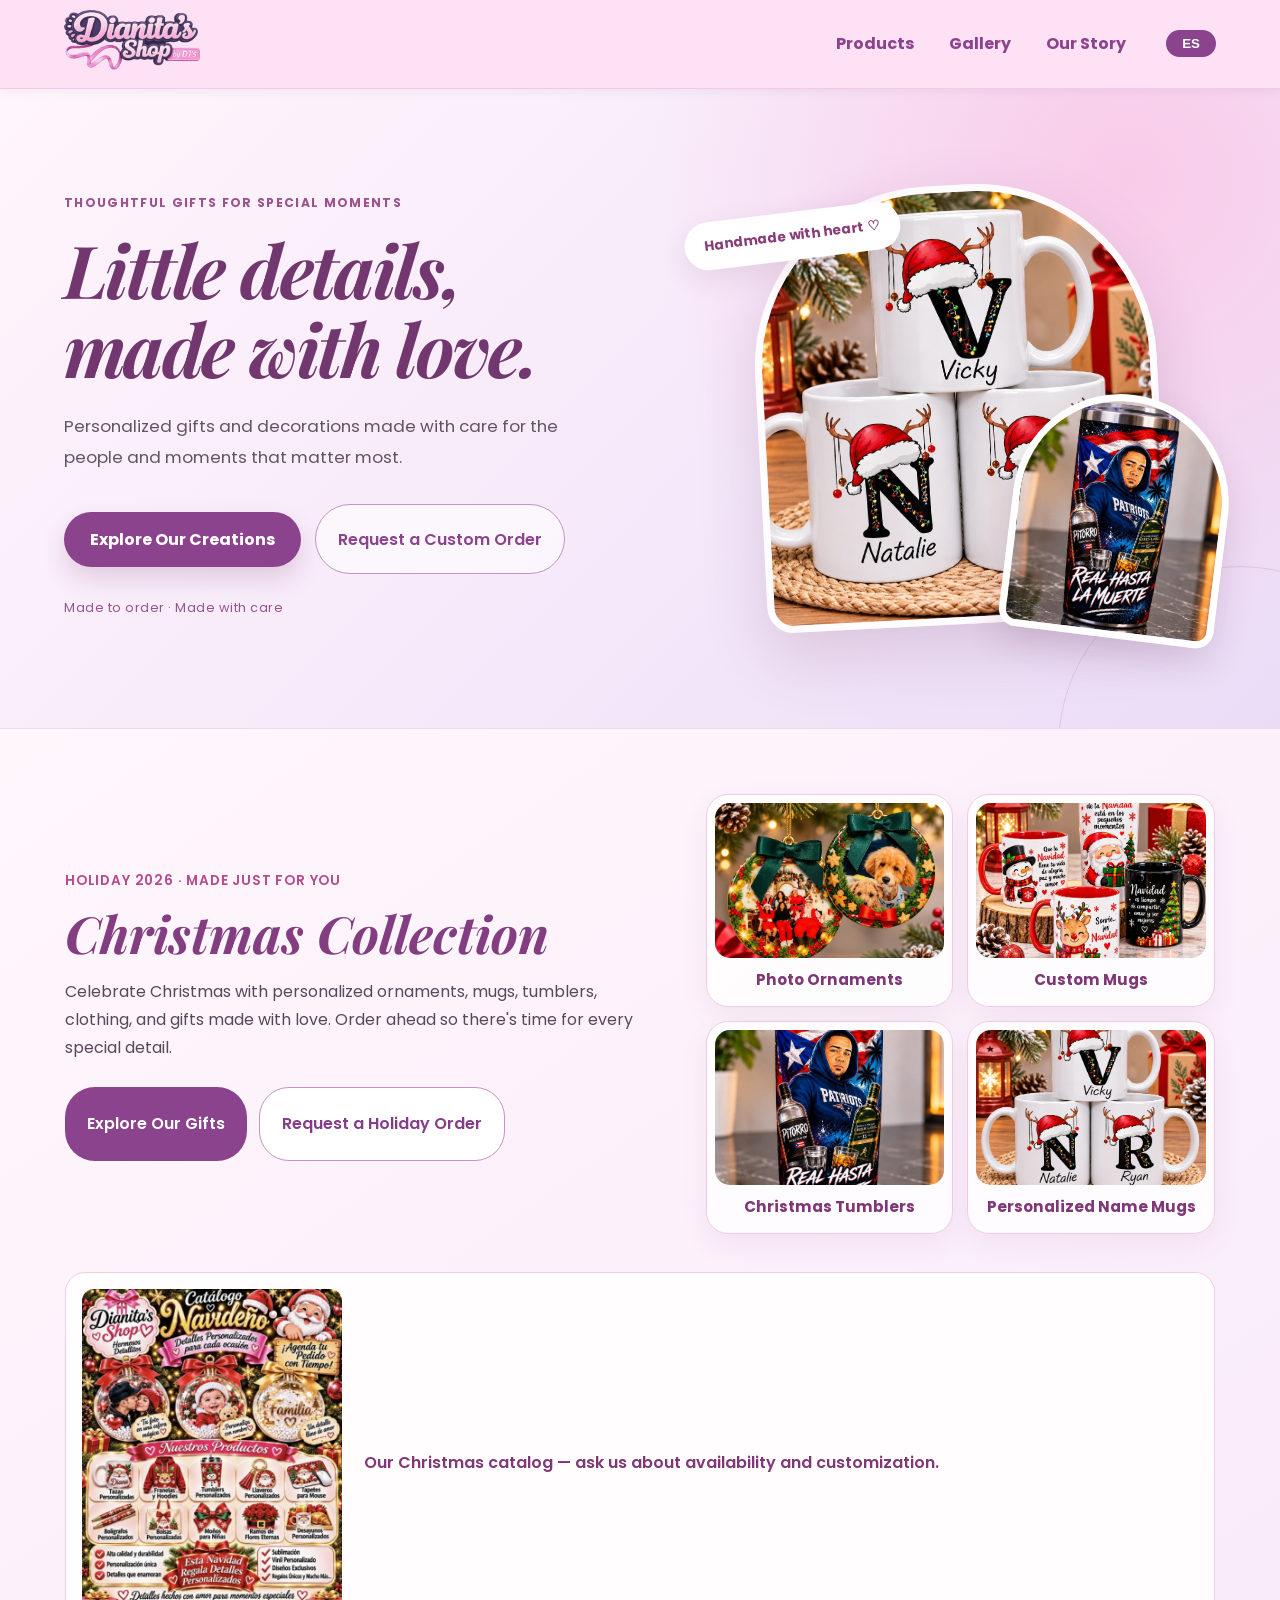
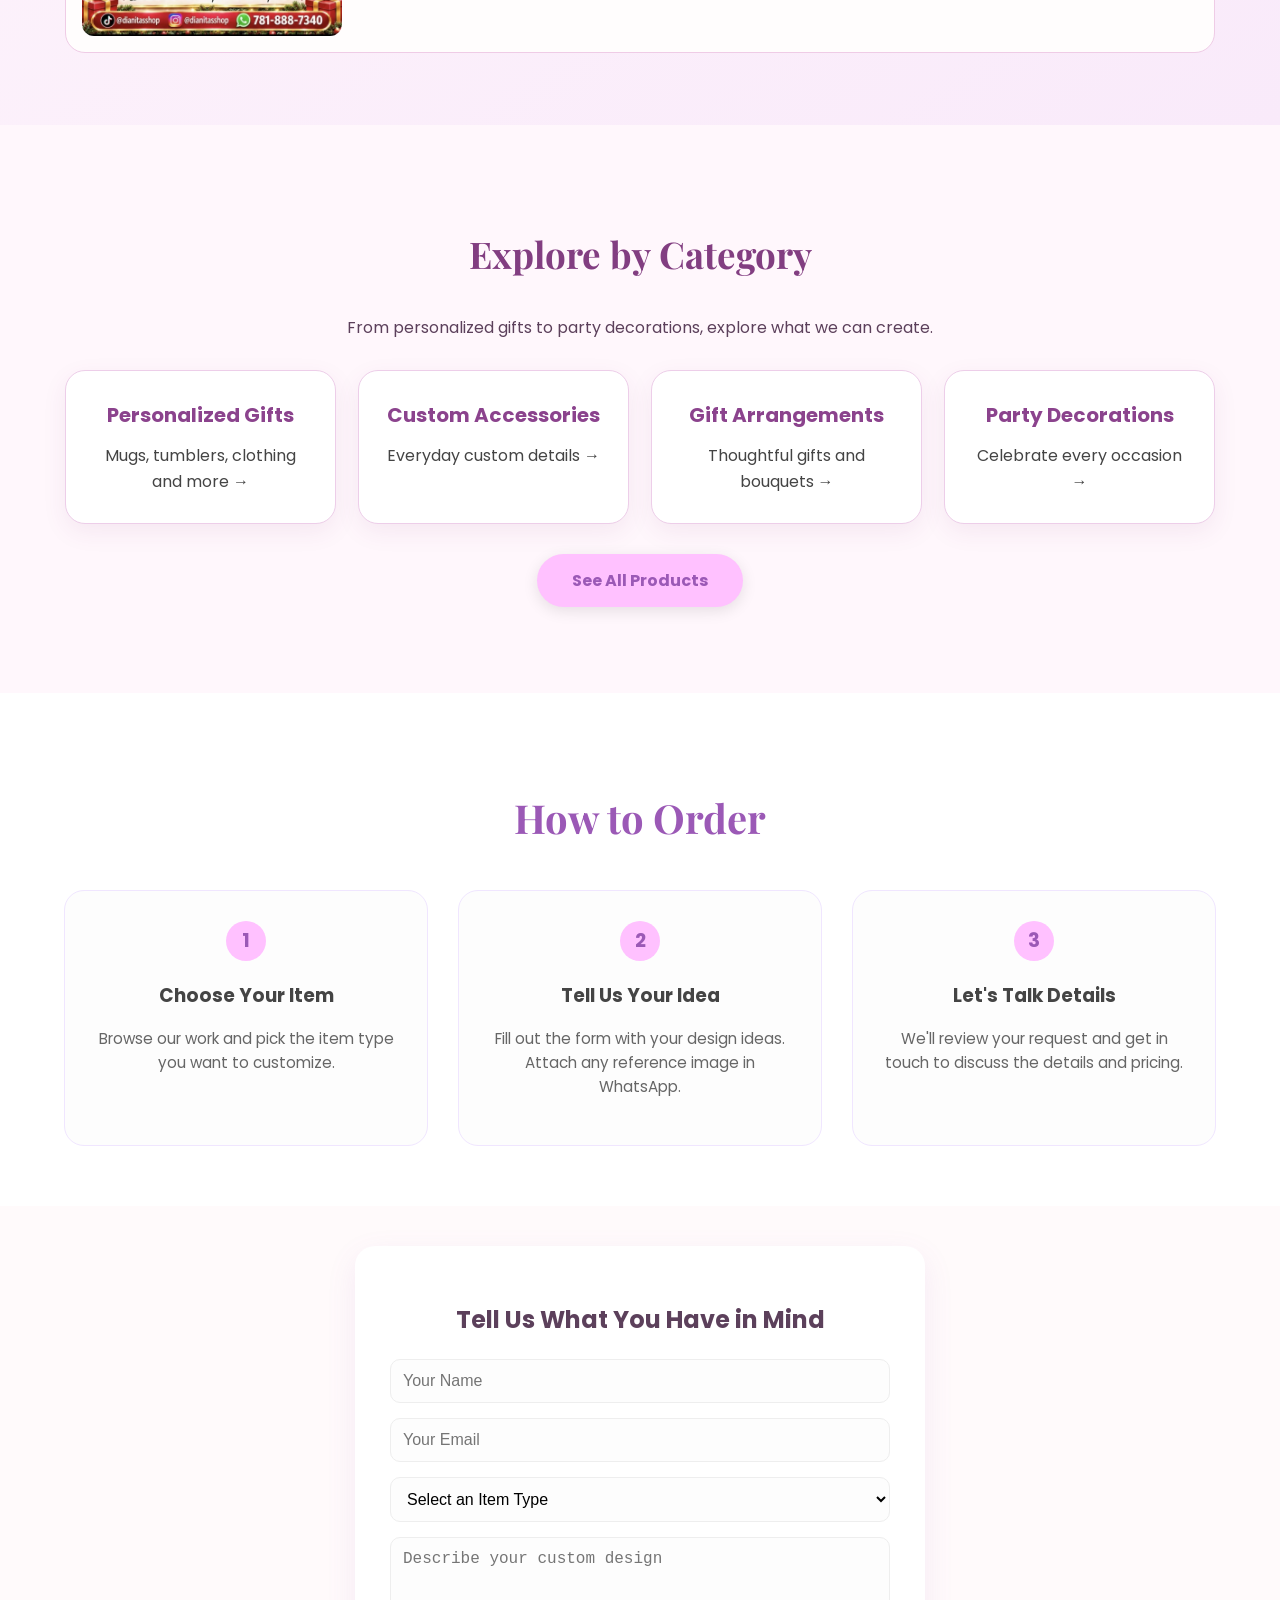
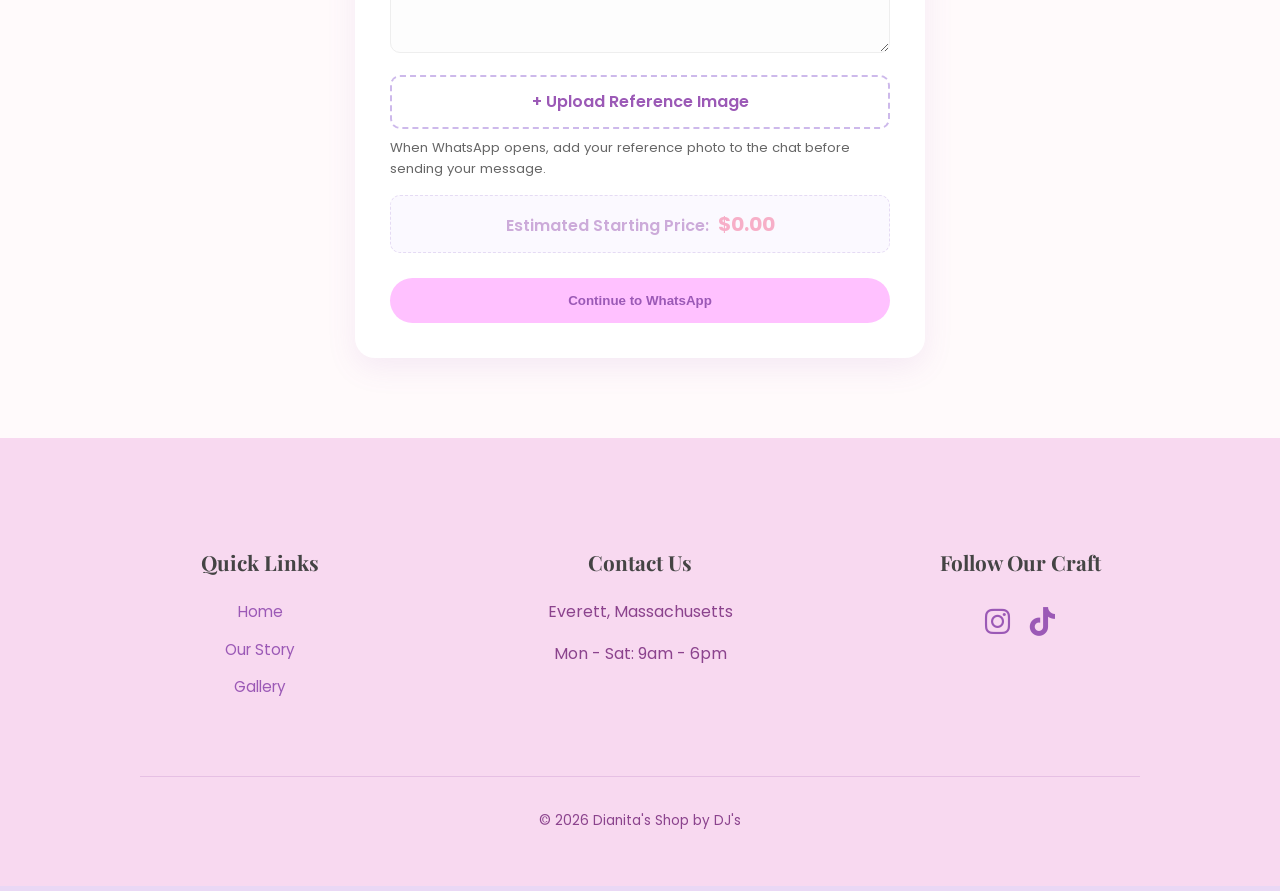
<file: index.html>
<!DOCTYPE html>
<html lang="en">
<head>
    <meta charset="UTF-8">
    <meta name="viewport" content="width=device-width, initial-scale=1.0">
    <title>Dianita's Shop by DJ's | Custom Creations</title>
    
    <link rel="stylesheet" href="site-v2.css">
    <link href="https://fonts.googleapis.com/css2?family=Playfair+Display:ital,wght@1,700&family=Poppins:wght@400;600&display=swap" rel="stylesheet">
    <link rel="stylesheet" href="https://cdnjs.cloudflare.com/ajax/libs/font-awesome/6.0.0/css/all.min.css">
</head>
<body>

    <nav>
        <div class="nav-container">
            <a href="index.html">
                <img src="logo.png" alt="Dianita's Shop Logo" class="nav-logo">
            </a>
        </div>
        <div class="nav-menu">
            <ul>
                <li class="nav-current"><a href="index.html" class="translate" data-en="Home" data-es="Inicio" aria-current="page">Home</a></li>
                <li><a href="products.html" class="translate" data-en="Products" data-es="Productos">Products</a></li>
                <li><a href="gallery.html" class="translate" data-en="Gallery" data-es="Galería">Gallery</a></li>
                <li><a href="story.html" class="translate" data-en="Our Story" data-es="Nuestra Historia">Our Story</a></li>
            </ul>
            <button id="lang-toggle" class="lang-btn">ES</button>
        </div>
    </nav>

    <header class="hero" aria-labelledby="home-hero-title">
      <div class="hero-content">
        <div class="hero-text-box">
          <span class="hero-eyebrow translate" data-en="Thoughtful gifts for special moments" data-es="Regalos llenos de amor para momentos especiales">Thoughtful gifts for special moments</span>
          <h1 id="home-hero-title" class="translate main-title" data-en="Little details, made with love." data-es="Pequeños detalles, hechos con mucho cariño.">Little details, made with love.</h1>
          <p class="hero-description translate" data-en="Personalized gifts and decorations made with care for the people and moments that matter most." data-es="Creamos regalos y decoraciones con mucho cariño para celebrar a las personas que más quieres.">Personalized gifts and decorations made with care for the people and moments that matter most.</p>
          <div class="hero-actions">
            <a href="products.html" class="btn hero-primary translate" data-en="Explore Our Creations" data-es="Descubre Nuestros Detallitos">Explore Our Creations</a>
            <a href="#order" class="hero-secondary translate" data-en="Request a Custom Order" data-es="Haz tu Pedido Personalizado">Request a Custom Order</a>
          </div>
          <p class="hero-footnote translate" data-en="Made to order · Made with care" data-es="Hecho a tu gusto · Con mucho cariño">Made to order · Made with care</p>
        </div>
        <div class="hero-visual">
          <div class="hero-image-main"><img src="holiday-photo-mugs.jpg" alt="Personalized mugs created by Dianita's Shop" fetchpriority="high"></div>
          <div class="hero-image-accent"><img src="holiday-tumbler.jpg" alt="Custom tumbler made by Dianita's Shop"></div>
          <div class="hero-visual-label translate" data-en="Handmade with heart ♡" data-es="Hecho con cariño ♡">Handmade with heart ♡</div>
        </div>
      </div>
    </header>

    <section class="holiday-feature" aria-labelledby="holiday-title">
      <div class="holiday-feature-inner">
        <div class="holiday-intro">
          <span class="holiday-eyebrow translate" data-en="Holiday 2026 · Made just for you" data-es="Navidad 2026 · Hecho especialmente para ti">Holiday 2026 · Made just for you</span>
          <h2 id="holiday-title" class="translate" data-en="Christmas Collection" data-es="Colección Navideña">Christmas Collection</h2>
          <p class="translate" data-en="Celebrate Christmas with personalized ornaments, mugs, tumblers, clothing, and gifts made with love. Order ahead so there's time for every special detail." data-es="Celebra esta Navidad con adornos, tazas, vasos térmicos, ropa y regalitos personalizados. Haz tu pedido con anticipación para preparar cada detalle con cariño.">Celebrate Christmas with personalized ornaments, mugs, tumblers, clothing, and gifts made with love. Order ahead so there's time for every special detail.</p>
          <div class="holiday-actions">
            <a href="products.html" class="holiday-button translate" data-en="Explore Our Gifts" data-es="Explora Nuestros Regalos">Explore Our Gifts</a>
            <a href="#order" class="holiday-button holiday-button-outline translate" data-en="Request a Holiday Order" data-es="Pide un Regalo Navideño">Request a Holiday Order</a>
          </div>
        </div>
        <div class="holiday-highlights" aria-label="Holiday products">
          <div><img src="holiday-ornaments.jpg" alt="Personalized photo Christmas ornaments" loading="lazy"><strong class="translate" data-en="Photo Ornaments" data-es="Adornos con Fotos">Photo Ornaments</strong></div>
          <div><img src="holiday-mugs.jpg" alt="Personalized Christmas mugs" loading="lazy"><strong class="translate" data-en="Custom Mugs" data-es="Tazas Personalizadas">Custom Mugs</strong></div>
          <div><img src="holiday-tumbler.jpg" alt="Personalized Christmas tumbler" loading="lazy"><strong class="translate" data-en="Christmas Tumblers" data-es="Vasos Térmicos Navideños">Christmas Tumblers</strong></div>
          <div><img src="holiday-photo-mugs.jpg" alt="Christmas mugs personalized with names" loading="lazy"><strong class="translate" data-en="Personalized Name Mugs" data-es="Tazas con Nombres">Personalized Name Mugs</strong></div>
        </div>
        <figure class="holiday-promo"><img src="holiday-promotion.jpg" alt="Dianita’s Shop Christmas catalog with personalized mugs, clothing, tumblers, ornaments and gifts" loading="lazy"><figcaption class="translate" data-en="Our Christmas catalog — ask us about availability and customization." data-es="Nuestro catálogo navideño — consulta disponibilidad y opciones de personalización.">Our Christmas catalog — ask us about availability and customization.</figcaption></figure>
      </div>
    </section>

    <section class="home-categories" aria-labelledby="categories-title"><h2 id="categories-title" class="translate" data-en="Explore by Category" data-es="Explora Nuestras Categorías">Explore by Category</h2><p class="translate" data-en="From personalized gifts to party decorations, explore what we can create." data-es="Desde regalos personalizados hasta decoraciones para fiestas, descubre lo que podemos crear.">From personalized gifts to party decorations, explore what we can create.</p><div class="category-grid" aria-label="Swipe to explore product categories"><a class="category-card" href="personalized-gifts.html"><h3 class="translate" data-en="Personalized Gifts" data-es="Regalos Personalizados">Personalized Gifts</h3><span class="translate" data-en="Mugs, tumblers, clothing and more →" data-es="Tazas, vasos, ropa y más →">Mugs, tumblers, clothing and more →</span></a><a class="category-card" href="accessories.html"><h3 class="translate" data-en="Custom Accessories" data-es="Accesorios Personalizados">Custom Accessories</h3><span class="translate" data-en="Everyday custom details →" data-es="Detalles únicos para cada día →">Everyday custom details →</span></a><a class="category-card" href="gift-arrangements.html"><h3 class="translate" data-en="Gift Arrangements" data-es="Arreglos para Regalar">Gift Arrangements</h3><span class="translate" data-en="Thoughtful gifts and bouquets →" data-es="Regalos y ramos especiales →">Thoughtful gifts and bouquets →</span></a><a class="category-card" href="party-decorations.html"><h3 class="translate" data-en="Party Decorations" data-es="Decoraciones para Fiestas">Party Decorations</h3><span class="translate" data-en="Celebrate every occasion →" data-es="Celebra cada ocasión →">Celebrate every occasion →</span></a></div><p><a class="btn translate" href="products.html" data-en="See All Products" data-es="Ver Todos los Productos">See All Products</a></p></section>
<section id="how-it-works">
        <h2 class="translate" data-en="How to Order" data-es="Cómo Hacer un Pedido">How to Order</h2>
        <div class="steps-grid">
            <div class="step-card">
                <div class="step-num">1</div>
                <h3 class="translate" data-en="Choose Your Item" data-es="Elige tu Artículo">Choose Your Item</h3>
                <p class="translate" data-en="Browse our work and pick the item type you want to customize." data-es="Mira nuestro trabajo y elige el tipo de artículo que quieres personalizar.">Browse our work and pick the item type you want to customize.</p>
            </div>
            <div class="step-card">
                <div class="step-num">2</div>
                <h3 class="translate" data-en="Tell Us Your Idea" data-es="Cuéntanos Tu Idea">Tell Us Your Idea</h3>
                <p class="translate" data-en="Fill out the form with your design ideas. Attach any reference image in WhatsApp." data-es="Llena el formulario con tus ideas. Adjunta la imagen de referencia en WhatsApp.">Fill out the form with your design ideas. Attach any reference image in WhatsApp.</p>
            </div>
            <div class="step-card">
                <div class="step-num">3</div>
                <h3 class="translate" data-en="Let's Talk Details" data-es="Hablemos de los Detalles">Let's Talk Details</h3>
                <p class="translate" data-en="We'll review your request and get in touch to discuss the details and pricing." data-es="Revisaremos tu idea y nos comunicaremos contigo para conversar sobre los detalles y el precio.">We'll review your request and get in touch to discuss the details and pricing.</p>
            </div>
        </div>
    </section>

    <div class="form-wrapper">
        <section id="order">
            <h2 class="translate" data-en="Tell Us What You Have in Mind" data-es="Cuéntanos Qué Tienes en Mente">Tell Us What You Have in Mind</h2>
            <form id="secureOrderForm">
                <label for="nameInput" class="sr-only">Your name</label>
                <input type="text" id="nameInput" name="name" placeholder="Your Name" required maxlength="50" autocomplete="name">
                <label for="emailInput" class="sr-only">Your email</label>
                <input type="email" id="emailInput" name="email" placeholder="Your Email" required autocomplete="email">
                <select id="itemSelect" required>
                    <option value="" class="translate" data-en="Select an Item Type" data-es="Selecciona un tipo de artículo">Select an Item Type</option>
                    <option value="mug" class="translate" data-en="Custom Mug" data-es="Taza Personalizada">Custom Mug</option>
                    <option value="tops" class="translate" data-en="Tops (Shirts/Jerseys)" data-es="Camisetas y Jerseys">Tops (Shirts/Jerseys)</option>
                    <option value="tumbler" class="translate" data-en="Tumbler" data-es="Vaso Térmico">Tumbler</option>
                    <option value="headwear" class="translate" data-en="Headwear (Bows/Hats)" data-es="Accesorios para la Cabeza (Lazos/Gorras)">Headwear (Bows/Hats)</option>
                    <option value="accessories" class="translate" data-en="Custom Accessories" data-es="Accesorios Personalizados">Custom Accessories</option><option value="arrangements" class="translate" data-en="Gift Arrangements" data-es="Arreglos para Regalar">Gift Arrangements</option><option value="party" class="translate" data-en="Party Decorations" data-es="Decoraciones para Fiestas">Party Decorations</option><option value="other" class="translate" data-en="Other / Sign" data-es="Otro / Letrero">Other / Sign</option>
                </select>
                <label for="descInput" class="sr-only">Describe your custom design</label>
                <textarea id="descInput" name="description" placeholder="Describe your custom design" rows="5" maxlength="1000"></textarea>

                <label for="fileInput" class="custom-file-label">
                    <span class="translate" data-en="+ Upload Reference Image" data-es="+ Subir Imagen de Referencia">+ Upload Reference Image</span>
                </label>
                <input type="file" id="fileInput" accept="image/*" style="display: none;">
                <div id="file-name-display" class="file-name" aria-live="polite"></div>
                <p class="form-note translate" data-en="When WhatsApp opens, add your reference photo to the chat before sending your message." data-es="Cuando se abra WhatsApp, agrega tu foto de referencia al chat antes de enviar el mensaje.">When WhatsApp opens, add your reference photo to the chat before sending your message.</p>

                <div class="price-display">
                    <span class="translate" data-en="Estimated Starting Price: " data-es="Precio Inicial Estimado: ">Estimated Starting Price: </span>
                    <span id="price-amount">$0.00</span>
                </div>

                <div id="form-status" class="status-msg" role="status" aria-live="polite"></div>
                <button type="submit" class="btn-submit translate" data-en="Continue to WhatsApp" data-es="Continuar a WhatsApp">Continue to WhatsApp</button>
            </form>
        </section>
    </div>

    <footer>
        <div class="footer-container">
            <div class="footer-col">
                <h4 class="translate" data-en="Quick Links" data-es="Enlaces Rápidos">Quick Links</h4>
                <ul>
                    <li><a href="index.html" class="translate" data-en="Home" data-es="Inicio">Home</a></li>
                    <li><a href="story.html" class="translate" data-en="Our Story" data-es="Nuestra Historia">Our Story</a></li>
                    <li><a href="gallery.html" class="translate" data-en="Gallery" data-es="Galería">Gallery</a></li>
                </ul>
            </div>
            <div class="footer-col">
                <h4 class="translate" data-en="Contact Us" data-es="Contáctanos">Contact Us</h4>
                <p>Everett, Massachusetts</p>
                <p class="translate" data-en="Mon - Sat: 9am - 6pm" data-es="Lun - Sáb: 9am - 6pm">Mon - Sat: 9am - 6pm</p>
            </div>
            <div class="footer-col">
                <h4 class="translate" data-en="Follow Our Craft" data-es="Sigue Nuestro Arte">Follow Our Craft</h4>
                <div class="social-links">
                    <a href="https://instagram.com/" target="_blank" rel="noopener"><i class="fab fa-instagram"></i></a>
                    <a href="https://www.tiktok.com/@hermosos_detallitos?_r=1&_t=ZS-96EdJAwPPqp" target="_blank" rel="noopener"><i class="fab fa-tiktok"></i></a>
                </div>
                
            </div>
        </div>
        <div class="footer-bottom">
            <p>&copy; 2026 Dianita's Shop by DJ's</p>
        </div>
    </footer>

    <script type="module" src="order-form.js"></script>
<nav class="mobile-bottom-nav" aria-label="Mobile navigation"><a href="index.html" aria-current="page"><i class="fa-solid fa-house" aria-hidden="true"></i><span class="translate" data-en="Home" data-es="Inicio">Home</span></a><a href="products.html"><i class="fa-solid fa-gift" aria-hidden="true"></i><span class="translate" data-en="Products" data-es="Productos">Products</span></a><a href="gallery.html"><i class="fa-solid fa-images" aria-hidden="true"></i><span class="translate" data-en="Gallery" data-es="Galería">Gallery</span></a><a href="story.html"><i class="fa-solid fa-heart" aria-hidden="true"></i><span class="translate" data-en="Story" data-es="Historia">Story</span></a></nav>
</body>
</html>
</file>
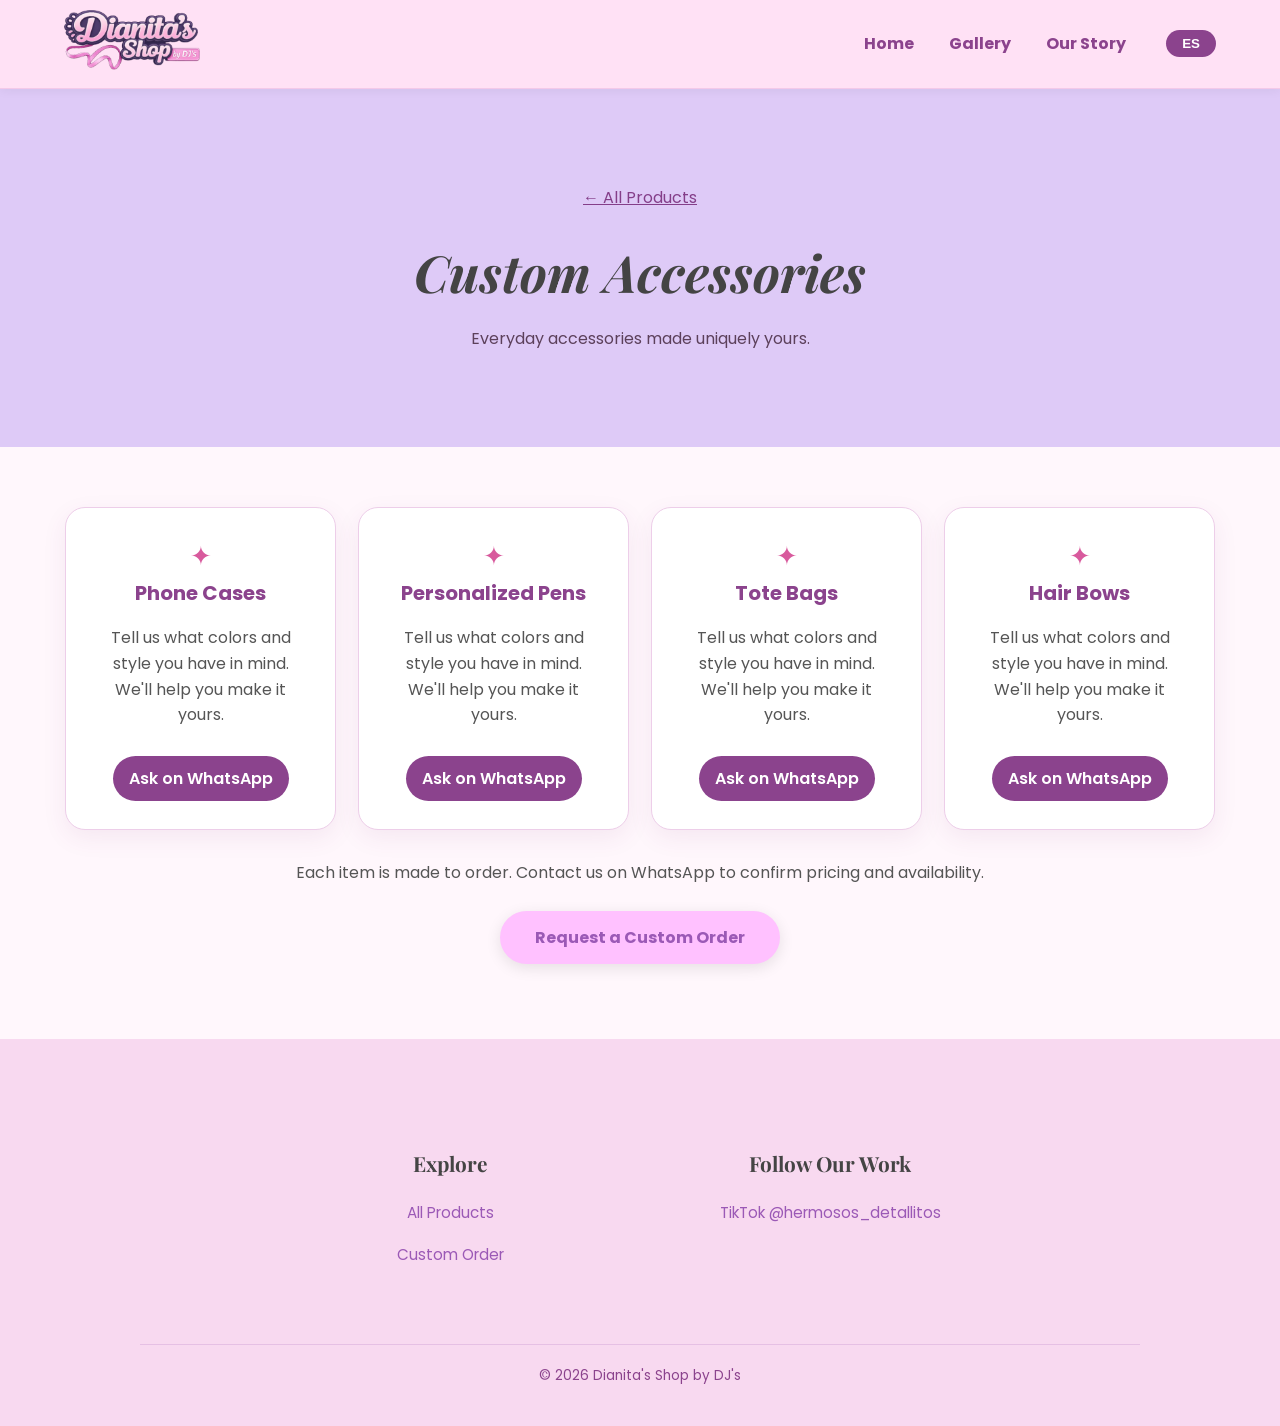
<file: accessories.html>
<!DOCTYPE html><html lang="en"><head><meta charset="UTF-8"><meta name="viewport" content="width=device-width,initial-scale=1"><title>Custom Accessories | Dianita's Shop</title><link rel="stylesheet" href="site-v2.css"><link href="https://fonts.googleapis.com/css2?family=Playfair+Display:ital,wght@1,700&family=Poppins:wght@400;600&display=swap" rel="stylesheet"><link rel="stylesheet" href="https://cdnjs.cloudflare.com/ajax/libs/font-awesome/6.0.0/css/all.min.css">
</head><body><nav><div class="nav-container"><a href="index.html"><img src="logo.png" alt="Dianita's Shop" class="nav-logo"></a></div><div class="nav-menu"><ul>
                <li><a href="index.html" class="translate" data-en="Home" data-es="Inicio">Home</a></li>
                <li class="nav-current"><a href="products.html" class="translate" data-en="Products" data-es="Productos" aria-current="page">Products</a></li>
                <li><a href="gallery.html" class="translate" data-en="Gallery" data-es="Galería">Gallery</a></li>
                <li><a href="story.html" class="translate" data-en="Our Story" data-es="Nuestra Historia">Our Story</a></li>
            </ul><button id="lang-toggle" class="lang-btn" type="button" aria-label="Change language">ES</button></div></nav><header class="subpage-hero"><p><a href="products.html" class="translate" data-en="← All Products" data-es="← Todos los Productos">← All Products</a></p><h1 class="translate main-title" data-en="Custom Accessories" data-es="Accesorios Personalizados">Custom Accessories</h1><p class="translate" data-en="Everyday accessories made uniquely yours." data-es="Accesorios para todos los días, personalizados a tu gusto.">Everyday accessories made uniquely yours.</p></header><main class="catalog-shell"><div class="catalog-grid"><article class="catalog-product"><div class="catalog-product-icon" aria-hidden="true">✦</div><h2 class="translate" data-en="Phone Cases" data-es="Fundas para teléfonos">Phone Cases</h2><p class="translate" data-en="Tell us what colors and style you have in mind. We'll help you make it yours." data-es="Cuéntanos qué colores y estilo te gustan. Podemos ayudarte a personalizarlo.">Tell us what colors and style you have in mind. We'll help you make it yours.</p><a class="catalog-cta translate" href="https://wa.me/17818887340?text=Hi%20Dianita's%20Shop!%20I'm%20interested%20in%20Phone%20Cases.%20Can%20you%20tell%20me%20more%3F" data-href-en="https://wa.me/17818887340?text=Hi%20Dianita's%20Shop!%20I'm%20interested%20in%20Phone%20Cases.%20Can%20you%20tell%20me%20more%3F" data-href-es="https://wa.me/17818887340?text=%C2%A1Hola%2C%20Dianita's%20Shop!%20Me%20interesa%20Phone%20Cases.%20%C2%BFMe%20puedes%20dar%20m%C3%A1s%20informaci%C3%B3n%3F" target="_blank" rel="noopener" data-en="Ask on WhatsApp" data-es="Consultar por WhatsApp">Ask on WhatsApp</a></article><article class="catalog-product"><div class="catalog-product-icon" aria-hidden="true">✦</div><h2 class="translate" data-en="Personalized Pens" data-es="Bolígrafos personalizados">Personalized Pens</h2><p class="translate" data-en="Tell us what colors and style you have in mind. We'll help you make it yours." data-es="Cuéntanos qué colores y estilo te gustan. Podemos ayudarte a personalizarlo.">Tell us what colors and style you have in mind. We'll help you make it yours.</p><a class="catalog-cta translate" href="https://wa.me/17818887340?text=Hi%20Dianita's%20Shop!%20I'm%20interested%20in%20Personalized%20Pens.%20Can%20you%20tell%20me%20more%3F" data-href-en="https://wa.me/17818887340?text=Hi%20Dianita's%20Shop!%20I'm%20interested%20in%20Personalized%20Pens.%20Can%20you%20tell%20me%20more%3F" data-href-es="https://wa.me/17818887340?text=%C2%A1Hola%2C%20Dianita's%20Shop!%20Me%20interesa%20Personalized%20Pens.%20%C2%BFMe%20puedes%20dar%20m%C3%A1s%20informaci%C3%B3n%3F" target="_blank" rel="noopener" data-en="Ask on WhatsApp" data-es="Consultar por WhatsApp">Ask on WhatsApp</a></article><article class="catalog-product"><div class="catalog-product-icon" aria-hidden="true">✦</div><h2 class="translate" data-en="Tote Bags" data-es="Bolsas de tela">Tote Bags</h2><p class="translate" data-en="Tell us what colors and style you have in mind. We'll help you make it yours." data-es="Cuéntanos qué colores y estilo te gustan. Podemos ayudarte a personalizarlo.">Tell us what colors and style you have in mind. We'll help you make it yours.</p><a class="catalog-cta translate" href="https://wa.me/17818887340?text=Hi%20Dianita's%20Shop!%20I'm%20interested%20in%20Tote%20Bags.%20Can%20you%20tell%20me%20more%3F" data-href-en="https://wa.me/17818887340?text=Hi%20Dianita's%20Shop!%20I'm%20interested%20in%20Tote%20Bags.%20Can%20you%20tell%20me%20more%3F" data-href-es="https://wa.me/17818887340?text=%C2%A1Hola%2C%20Dianita's%20Shop!%20Me%20interesa%20Tote%20Bags.%20%C2%BFMe%20puedes%20dar%20m%C3%A1s%20informaci%C3%B3n%3F" target="_blank" rel="noopener" data-en="Ask on WhatsApp" data-es="Consultar por WhatsApp">Ask on WhatsApp</a></article><article class="catalog-product"><div class="catalog-product-icon" aria-hidden="true">✦</div><h2 class="translate" data-en="Hair Bows" data-es="Lazos para el cabello">Hair Bows</h2><p class="translate" data-en="Tell us what colors and style you have in mind. We'll help you make it yours." data-es="Cuéntanos qué colores y estilo te gustan. Podemos ayudarte a personalizarlo.">Tell us what colors and style you have in mind. We'll help you make it yours.</p><a class="catalog-cta translate" href="https://wa.me/17818887340?text=Hi%20Dianita's%20Shop!%20I'm%20interested%20in%20Hair%20Bows.%20Can%20you%20tell%20me%20more%3F" data-href-en="https://wa.me/17818887340?text=Hi%20Dianita's%20Shop!%20I'm%20interested%20in%20Hair%20Bows.%20Can%20you%20tell%20me%20more%3F" data-href-es="https://wa.me/17818887340?text=%C2%A1Hola%2C%20Dianita's%20Shop!%20Me%20interesa%20Hair%20Bows.%20%C2%BFMe%20puedes%20dar%20m%C3%A1s%20informaci%C3%B3n%3F" target="_blank" rel="noopener" data-en="Ask on WhatsApp" data-es="Consultar por WhatsApp">Ask on WhatsApp</a></article></div><p class="catalog-note translate" data-en="Each item is made to order. Contact us on WhatsApp to confirm pricing and availability." data-es="Trabajamos por encargo. Consulta por WhatsApp los precios finales y la disponibilidad.">Each item is made to order. Contact us on WhatsApp to confirm pricing and availability.</p><a href="index.html#order" class="btn translate" data-en="Request a Custom Order" data-es="Haz tu Pedido Personalizado">Request a Custom Order</a></main><footer><div class="footer-container"><div class="footer-col"><h4 class="translate" data-en="Explore" data-es="Explorar">Explore</h4><p><a href="products.html" class="translate" data-en="All Products" data-es="Todos los Productos">All Products</a></p><p><a href="index.html#order" class="translate" data-en="Custom Order" data-es="Pedido Personalizado">Custom Order</a></p></div><div class="footer-col"><h4 class="translate" data-en="Follow Our Work" data-es="Sigue Nuestro Trabajo">Follow Our Work</h4><p><a href="https://www.tiktok.com/@hermosos_detallitos" target="_blank" rel="noopener">TikTok @hermosos_detallitos</a></p></div></div><div class="footer-bottom">© 2026 Dianita's Shop by DJ's</div></footer><script src="site-language.js" defer></script><nav class="mobile-bottom-nav" aria-label="Mobile navigation"><a href="index.html"><i class="fa-solid fa-house" aria-hidden="true"></i><span class="translate" data-en="Home" data-es="Inicio">Home</span></a><a href="products.html" aria-current="page"><i class="fa-solid fa-gift" aria-hidden="true"></i><span class="translate" data-en="Products" data-es="Productos">Products</span></a><a href="gallery.html"><i class="fa-solid fa-images" aria-hidden="true"></i><span class="translate" data-en="Gallery" data-es="Galería">Gallery</span></a><a href="story.html"><i class="fa-solid fa-heart" aria-hidden="true"></i><span class="translate" data-en="Story" data-es="Historia">Story</span></a></nav>
</body></html>
</file>
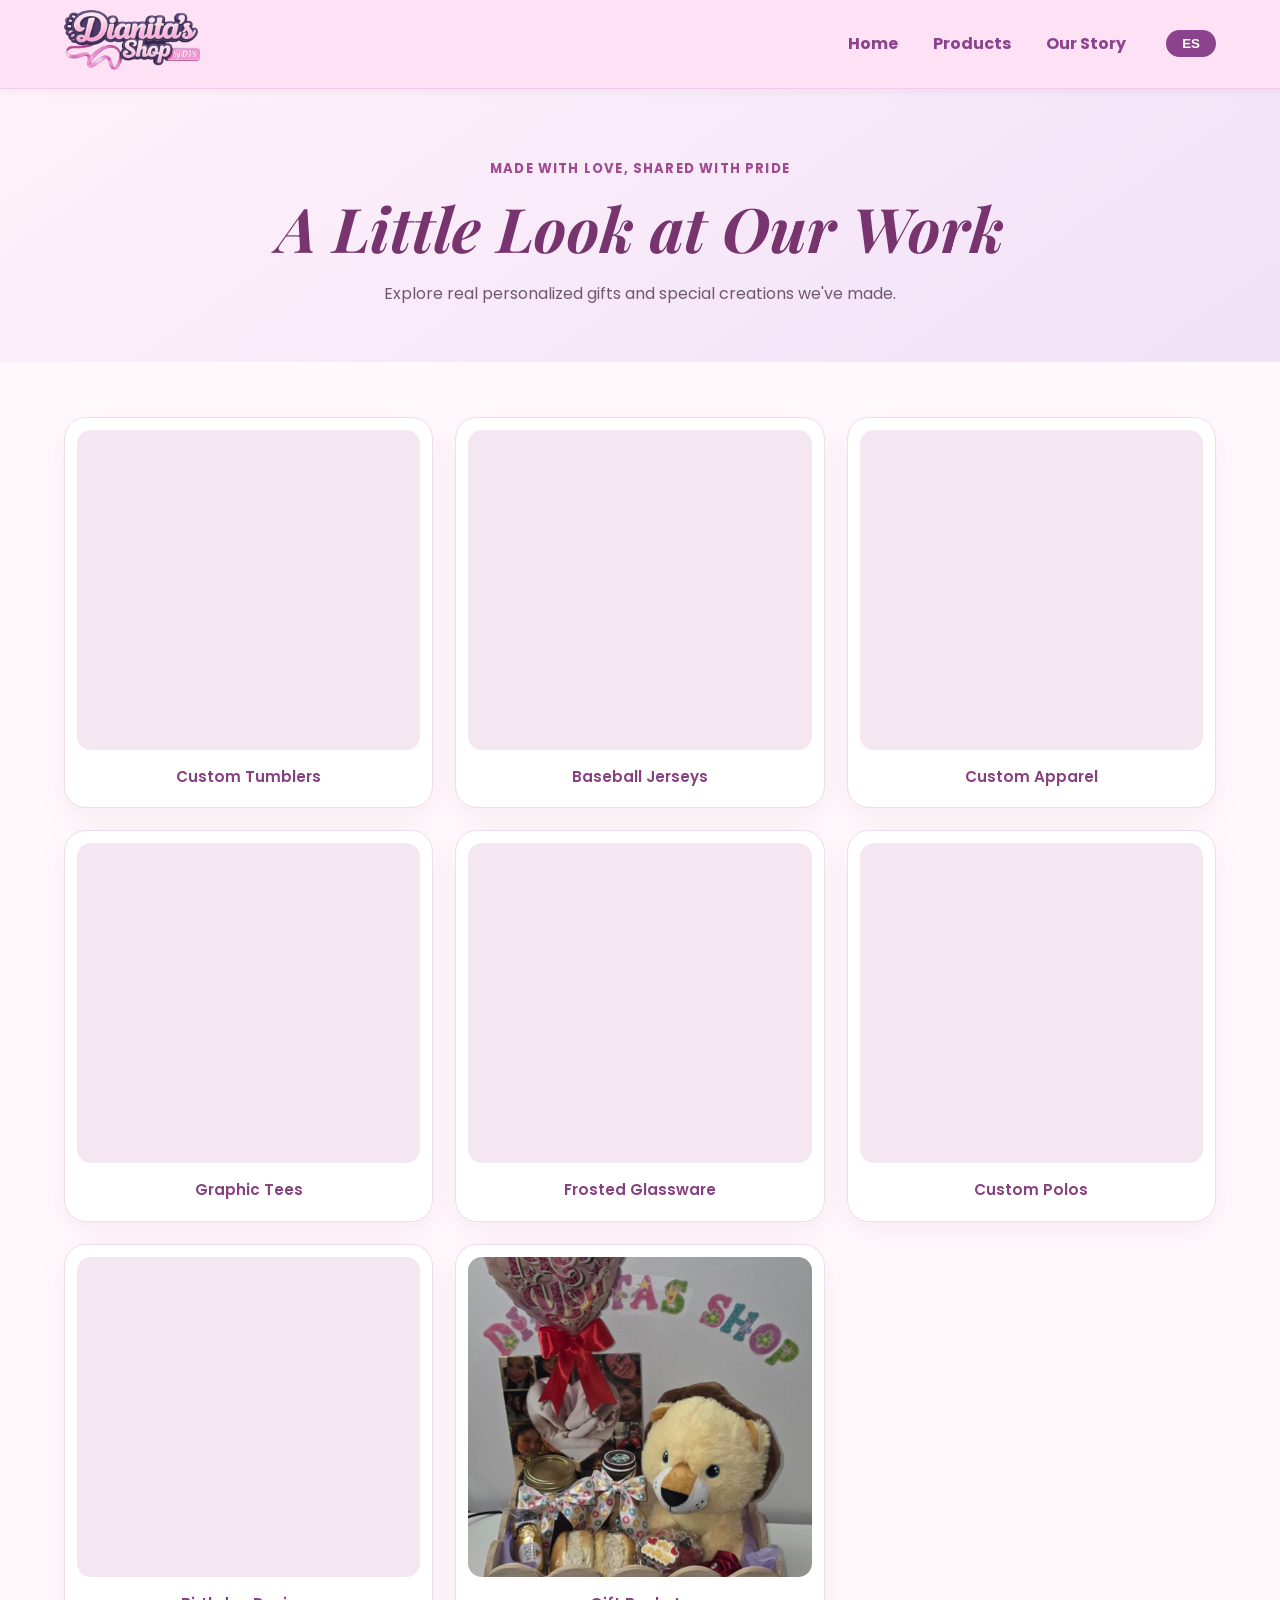
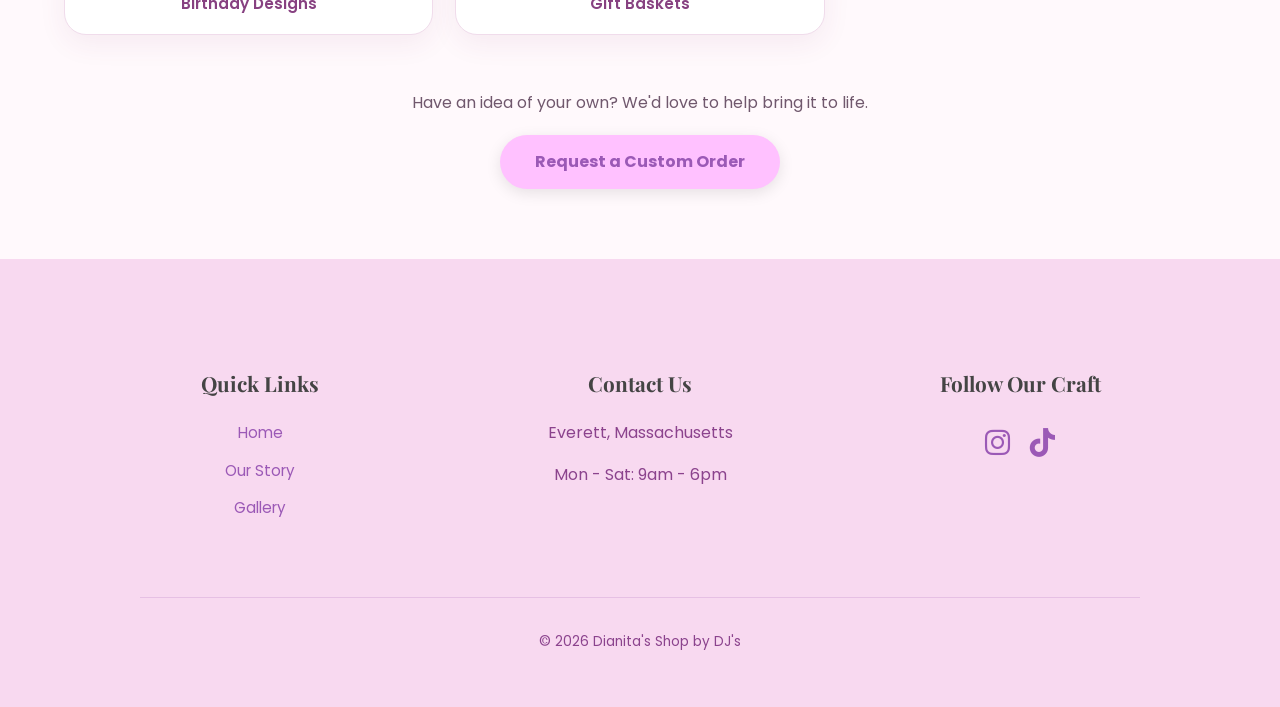
<file: gallery.html>
<!DOCTYPE html>
<html lang="en">
<head>
    <meta charset="UTF-8">
    <meta name="viewport" content="width=device-width, initial-scale=1.0">
    <title>Gallery | Dianita's Shop</title>
    <link rel="stylesheet" href="site-v2.css">
    <link href="https://fonts.googleapis.com/css2?family=Playfair+Display:ital,wght@1,700&family=Poppins:wght@400;600&display=swap" rel="stylesheet">
    <link rel="stylesheet" href="https://cdnjs.cloudflare.com/ajax/libs/font-awesome/6.0.0/css/all.min.css">
</head>
<body>
    <nav>
        <div class="nav-container"><a href="index.html"><img src="logo.png" alt="Logo" class="nav-logo"></a></div>
        <div class="nav-menu">
            <ul>
                <li><a href="index.html" class="translate" data-en="Home" data-es="Inicio">Home</a></li>
                <li><a href="products.html" class="translate" data-en="Products" data-es="Productos">Products</a></li>
                <li class="nav-current"><a href="gallery.html" class="translate" data-en="Gallery" data-es="Galería" aria-current="page">Gallery</a></li>
                <li><a href="story.html" class="translate" data-en="Our Story" data-es="Nuestra Historia">Our Story</a></li>
            </ul>
            <button id="lang-toggle" class="lang-btn">ES</button>
        </div>
    </nav>

    <header class="subpage-hero gallery-heading"><span class="translate" data-en="Made with love, shared with pride" data-es="Creaciones hechas con mucho cariño">Made with love, shared with pride</span><h1 class="translate main-title" data-en="A Little Look at Our Work" data-es="Un Vistazo a Nuestros Trabajos">A Little Look at Our Work</h1><p class="translate" data-en="Explore real personalized gifts and special creations we've made." data-es="Descubre algunos de los regalos y detallitos personalizados que hemos creado.">Explore real personalized gifts and special creations we've made.</p></header>
    <main class="work-gallery-shell"><div class="work-gallery-grid"><figure class="work-gallery-card"><video autoplay loop muted playsinline preload="auto" aria-label="Custom Tumblers"><source src="carousel-vid1.mp4" type="video/mp4"></video><figcaption class="translate" data-en="Custom Tumblers" data-es="Vasos Térmicos">Custom Tumblers</figcaption></figure>
<figure class="work-gallery-card"><video autoplay loop muted playsinline preload="auto" aria-label="Baseball Jerseys"><source src="carousel-vid2.mp4" type="video/mp4"></video><figcaption class="translate" data-en="Baseball Jerseys" data-es="Jerseys de Béisbol">Baseball Jerseys</figcaption></figure>
<figure class="work-gallery-card"><video autoplay loop muted playsinline preload="auto" aria-label="Custom Apparel"><source src="carousel-vid3.mp4" type="video/mp4"></video><figcaption class="translate" data-en="Custom Apparel" data-es="Ropa Personalizada">Custom Apparel</figcaption></figure>
<figure class="work-gallery-card"><video autoplay loop muted playsinline preload="auto" aria-label="Graphic Tees"><source src="carousel-vid4.mp4" type="video/mp4"></video><figcaption class="translate" data-en="Graphic Tees" data-es="Camisetas Estampadas">Graphic Tees</figcaption></figure>
<figure class="work-gallery-card"><video autoplay loop muted playsinline preload="auto" aria-label="Frosted Glassware"><source src="carousel-vid5.mp4" type="video/mp4"></video><figcaption class="translate" data-en="Frosted Glassware" data-es="Vasos Esmerilados">Frosted Glassware</figcaption></figure>
<figure class="work-gallery-card"><video autoplay loop muted playsinline preload="auto" aria-label="Custom Polos"><source src="carousel-vid6.mp4" type="video/mp4"></video><figcaption class="translate" data-en="Custom Polos" data-es="Polos Personalizados">Custom Polos</figcaption></figure>
<figure class="work-gallery-card"><video autoplay loop muted playsinline preload="auto" aria-label="Birthday Designs"><source src="carousel-vid7.mp4" type="video/mp4"></video><figcaption class="translate" data-en="Birthday Designs" data-es="Diseños de Cumpleaños">Birthday Designs</figcaption></figure>
<figure class="work-gallery-card"><img src="carousel-pic.jpeg" alt="Gift Baskets" loading="lazy"><figcaption class="translate" data-en="Gift Baskets" data-es="Canastas de Regalo">Gift Baskets</figcaption></figure></div><div class="work-gallery-cta"><p class="translate" data-en="Have an idea of your own? We'd love to help bring it to life." data-es="¿Tienes una idea especial? Nos encantará ayudarte a hacerla realidad.">Have an idea of your own? We'd love to help bring it to life.</p><a href="index.html#order" class="btn translate" data-en="Request a Custom Order" data-es="Haz tu Pedido Personalizado">Request a Custom Order</a></div></main>
    <footer>
        <div class="footer-container">
            <div class="footer-col">
                <h4 class="translate" data-en="Quick Links" data-es="Enlaces Rápidos">Quick Links</h4>
                <ul><li><a href="index.html" class="translate" data-en="Home" data-es="Inicio">Home</a></li><li><a href="story.html" class="translate" data-en="Our Story" data-es="Nuestra Historia">Our Story</a></li><li><a href="gallery.html" class="translate" data-en="Gallery" data-es="Galería">Gallery</a></li></ul>
            </div>
            <div class="footer-col">
                <h4 class="translate" data-en="Contact Us" data-es="Contáctanos">Contact Us</h4>
                <p>Everett, Massachusetts</p>
                <p class="translate" data-en="Mon - Sat: 9am - 6pm" data-es="Lun - Sáb: 9am - 6pm">Mon - Sat: 9am - 6pm</p>
            </div>
            <div class="footer-col">
                <h4 class="translate" data-en="Follow Our Craft" data-es="Sigue Nuestro Arte">Follow Our Craft</h4>
                <div class="social-links">
                    <a href="https://instagram.com/" target="_blank" rel="noopener"><i class="fab fa-instagram"></i></a>
                    <a href="https://www.tiktok.com/@hermosos_detallitos?_r=1&_t=ZS-96EdJAwPPqp" target="_blank" rel="noopener"><i class="fab fa-tiktok"></i></a>
                </div>
                
            </div>
        </div>
        <div class="footer-bottom"><p>&copy; 2026 Dianita's Shop by DJ's</p></div>
    </footer>

    <script src="site-language.js" defer></script>
<nav class="mobile-bottom-nav" aria-label="Mobile navigation"><a href="index.html"><i class="fa-solid fa-house" aria-hidden="true"></i><span class="translate" data-en="Home" data-es="Inicio">Home</span></a><a href="products.html"><i class="fa-solid fa-gift" aria-hidden="true"></i><span class="translate" data-en="Products" data-es="Productos">Products</span></a><a href="gallery.html" aria-current="page"><i class="fa-solid fa-images" aria-hidden="true"></i><span class="translate" data-en="Gallery" data-es="Galería">Gallery</span></a><a href="story.html"><i class="fa-solid fa-heart" aria-hidden="true"></i><span class="translate" data-en="Story" data-es="Historia">Story</span></a></nav>
</body>
</html>
</file>
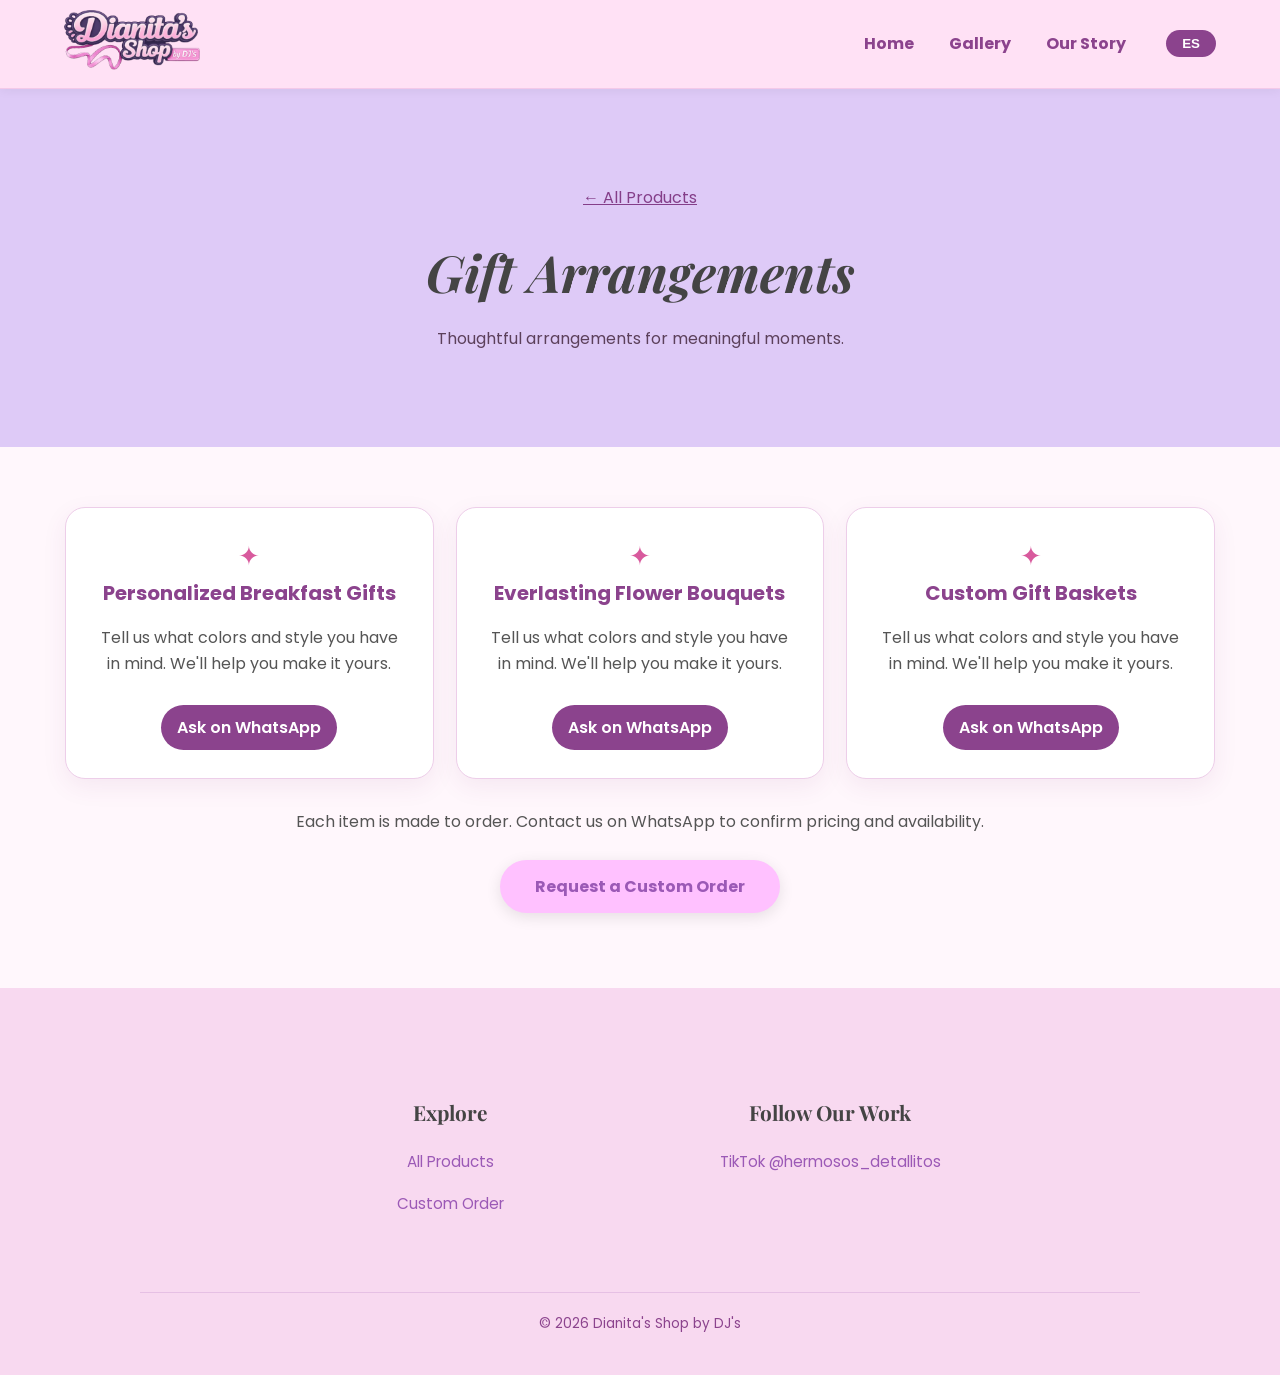
<file: gift-arrangements.html>
<!DOCTYPE html><html lang="en"><head><meta charset="UTF-8"><meta name="viewport" content="width=device-width,initial-scale=1"><title>Gift Arrangements | Dianita's Shop</title><link rel="stylesheet" href="site-v2.css"><link href="https://fonts.googleapis.com/css2?family=Playfair+Display:ital,wght@1,700&family=Poppins:wght@400;600&display=swap" rel="stylesheet"><link rel="stylesheet" href="https://cdnjs.cloudflare.com/ajax/libs/font-awesome/6.0.0/css/all.min.css">
</head><body><nav><div class="nav-container"><a href="index.html"><img src="logo.png" alt="Dianita's Shop" class="nav-logo"></a></div><div class="nav-menu"><ul>
                <li><a href="index.html" class="translate" data-en="Home" data-es="Inicio">Home</a></li>
                <li class="nav-current"><a href="products.html" class="translate" data-en="Products" data-es="Productos" aria-current="page">Products</a></li>
                <li><a href="gallery.html" class="translate" data-en="Gallery" data-es="Galería">Gallery</a></li>
                <li><a href="story.html" class="translate" data-en="Our Story" data-es="Nuestra Historia">Our Story</a></li>
            </ul><button id="lang-toggle" class="lang-btn" type="button" aria-label="Change language">ES</button></div></nav><header class="subpage-hero"><p><a href="products.html" class="translate" data-en="← All Products" data-es="← Todos los Productos">← All Products</a></p><h1 class="translate main-title" data-en="Gift Arrangements" data-es="Arreglos para Regalar">Gift Arrangements</h1><p class="translate" data-en="Thoughtful arrangements for meaningful moments." data-es="Arreglos especiales para momentos inolvidables.">Thoughtful arrangements for meaningful moments.</p></header><main class="catalog-shell"><div class="catalog-grid"><article class="catalog-product"><div class="catalog-product-icon" aria-hidden="true">✦</div><h2 class="translate" data-en="Personalized Breakfast Gifts" data-es="Desayunos personalizados">Personalized Breakfast Gifts</h2><p class="translate" data-en="Tell us what colors and style you have in mind. We'll help you make it yours." data-es="Cuéntanos qué colores y estilo te gustan. Podemos ayudarte a personalizarlo.">Tell us what colors and style you have in mind. We'll help you make it yours.</p><a class="catalog-cta translate" href="https://wa.me/17818887340?text=Hi%20Dianita's%20Shop!%20I'm%20interested%20in%20Personalized%20Breakfast%20Gifts.%20Can%20you%20tell%20me%20more%3F" data-href-en="https://wa.me/17818887340?text=Hi%20Dianita's%20Shop!%20I'm%20interested%20in%20Personalized%20Breakfast%20Gifts.%20Can%20you%20tell%20me%20more%3F" data-href-es="https://wa.me/17818887340?text=%C2%A1Hola%2C%20Dianita's%20Shop!%20Me%20interesa%20Personalized%20Breakfast%20Gifts.%20%C2%BFMe%20puedes%20dar%20m%C3%A1s%20informaci%C3%B3n%3F" target="_blank" rel="noopener" data-en="Ask on WhatsApp" data-es="Consultar por WhatsApp">Ask on WhatsApp</a></article><article class="catalog-product"><div class="catalog-product-icon" aria-hidden="true">✦</div><h2 class="translate" data-en="Everlasting Flower Bouquets" data-es="Ramos de flores eternas">Everlasting Flower Bouquets</h2><p class="translate" data-en="Tell us what colors and style you have in mind. We'll help you make it yours." data-es="Cuéntanos qué colores y estilo te gustan. Podemos ayudarte a personalizarlo.">Tell us what colors and style you have in mind. We'll help you make it yours.</p><a class="catalog-cta translate" href="https://wa.me/17818887340?text=Hi%20Dianita's%20Shop!%20I'm%20interested%20in%20Everlasting%20Flower%20Bouquets.%20Can%20you%20tell%20me%20more%3F" data-href-en="https://wa.me/17818887340?text=Hi%20Dianita's%20Shop!%20I'm%20interested%20in%20Everlasting%20Flower%20Bouquets.%20Can%20you%20tell%20me%20more%3F" data-href-es="https://wa.me/17818887340?text=%C2%A1Hola%2C%20Dianita's%20Shop!%20Me%20interesa%20Everlasting%20Flower%20Bouquets.%20%C2%BFMe%20puedes%20dar%20m%C3%A1s%20informaci%C3%B3n%3F" target="_blank" rel="noopener" data-en="Ask on WhatsApp" data-es="Consultar por WhatsApp">Ask on WhatsApp</a></article><article class="catalog-product"><div class="catalog-product-icon" aria-hidden="true">✦</div><h2 class="translate" data-en="Custom Gift Baskets" data-es="Canastas de regalo personalizadas">Custom Gift Baskets</h2><p class="translate" data-en="Tell us what colors and style you have in mind. We'll help you make it yours." data-es="Cuéntanos qué colores y estilo te gustan. Podemos ayudarte a personalizarlo.">Tell us what colors and style you have in mind. We'll help you make it yours.</p><a class="catalog-cta translate" href="https://wa.me/17818887340?text=Hi%20Dianita's%20Shop!%20I'm%20interested%20in%20Custom%20Gift%20Baskets.%20Can%20you%20tell%20me%20more%3F" data-href-en="https://wa.me/17818887340?text=Hi%20Dianita's%20Shop!%20I'm%20interested%20in%20Custom%20Gift%20Baskets.%20Can%20you%20tell%20me%20more%3F" data-href-es="https://wa.me/17818887340?text=%C2%A1Hola%2C%20Dianita's%20Shop!%20Me%20interesa%20Custom%20Gift%20Baskets.%20%C2%BFMe%20puedes%20dar%20m%C3%A1s%20informaci%C3%B3n%3F" target="_blank" rel="noopener" data-en="Ask on WhatsApp" data-es="Consultar por WhatsApp">Ask on WhatsApp</a></article></div><p class="catalog-note translate" data-en="Each item is made to order. Contact us on WhatsApp to confirm pricing and availability." data-es="Trabajamos por encargo. Consulta por WhatsApp los precios finales y la disponibilidad.">Each item is made to order. Contact us on WhatsApp to confirm pricing and availability.</p><a href="index.html#order" class="btn translate" data-en="Request a Custom Order" data-es="Haz tu Pedido Personalizado">Request a Custom Order</a></main><footer><div class="footer-container"><div class="footer-col"><h4 class="translate" data-en="Explore" data-es="Explorar">Explore</h4><p><a href="products.html" class="translate" data-en="All Products" data-es="Todos los Productos">All Products</a></p><p><a href="index.html#order" class="translate" data-en="Custom Order" data-es="Pedido Personalizado">Custom Order</a></p></div><div class="footer-col"><h4 class="translate" data-en="Follow Our Work" data-es="Sigue Nuestro Trabajo">Follow Our Work</h4><p><a href="https://www.tiktok.com/@hermosos_detallitos" target="_blank" rel="noopener">TikTok @hermosos_detallitos</a></p></div></div><div class="footer-bottom">© 2026 Dianita's Shop by DJ's</div></footer><script src="site-language.js" defer></script><nav class="mobile-bottom-nav" aria-label="Mobile navigation"><a href="index.html"><i class="fa-solid fa-house" aria-hidden="true"></i><span class="translate" data-en="Home" data-es="Inicio">Home</span></a><a href="products.html" aria-current="page"><i class="fa-solid fa-gift" aria-hidden="true"></i><span class="translate" data-en="Products" data-es="Productos">Products</span></a><a href="gallery.html"><i class="fa-solid fa-images" aria-hidden="true"></i><span class="translate" data-en="Gallery" data-es="Galería">Gallery</span></a><a href="story.html"><i class="fa-solid fa-heart" aria-hidden="true"></i><span class="translate" data-en="Story" data-es="Historia">Story</span></a></nav>
</body></html>
</file>
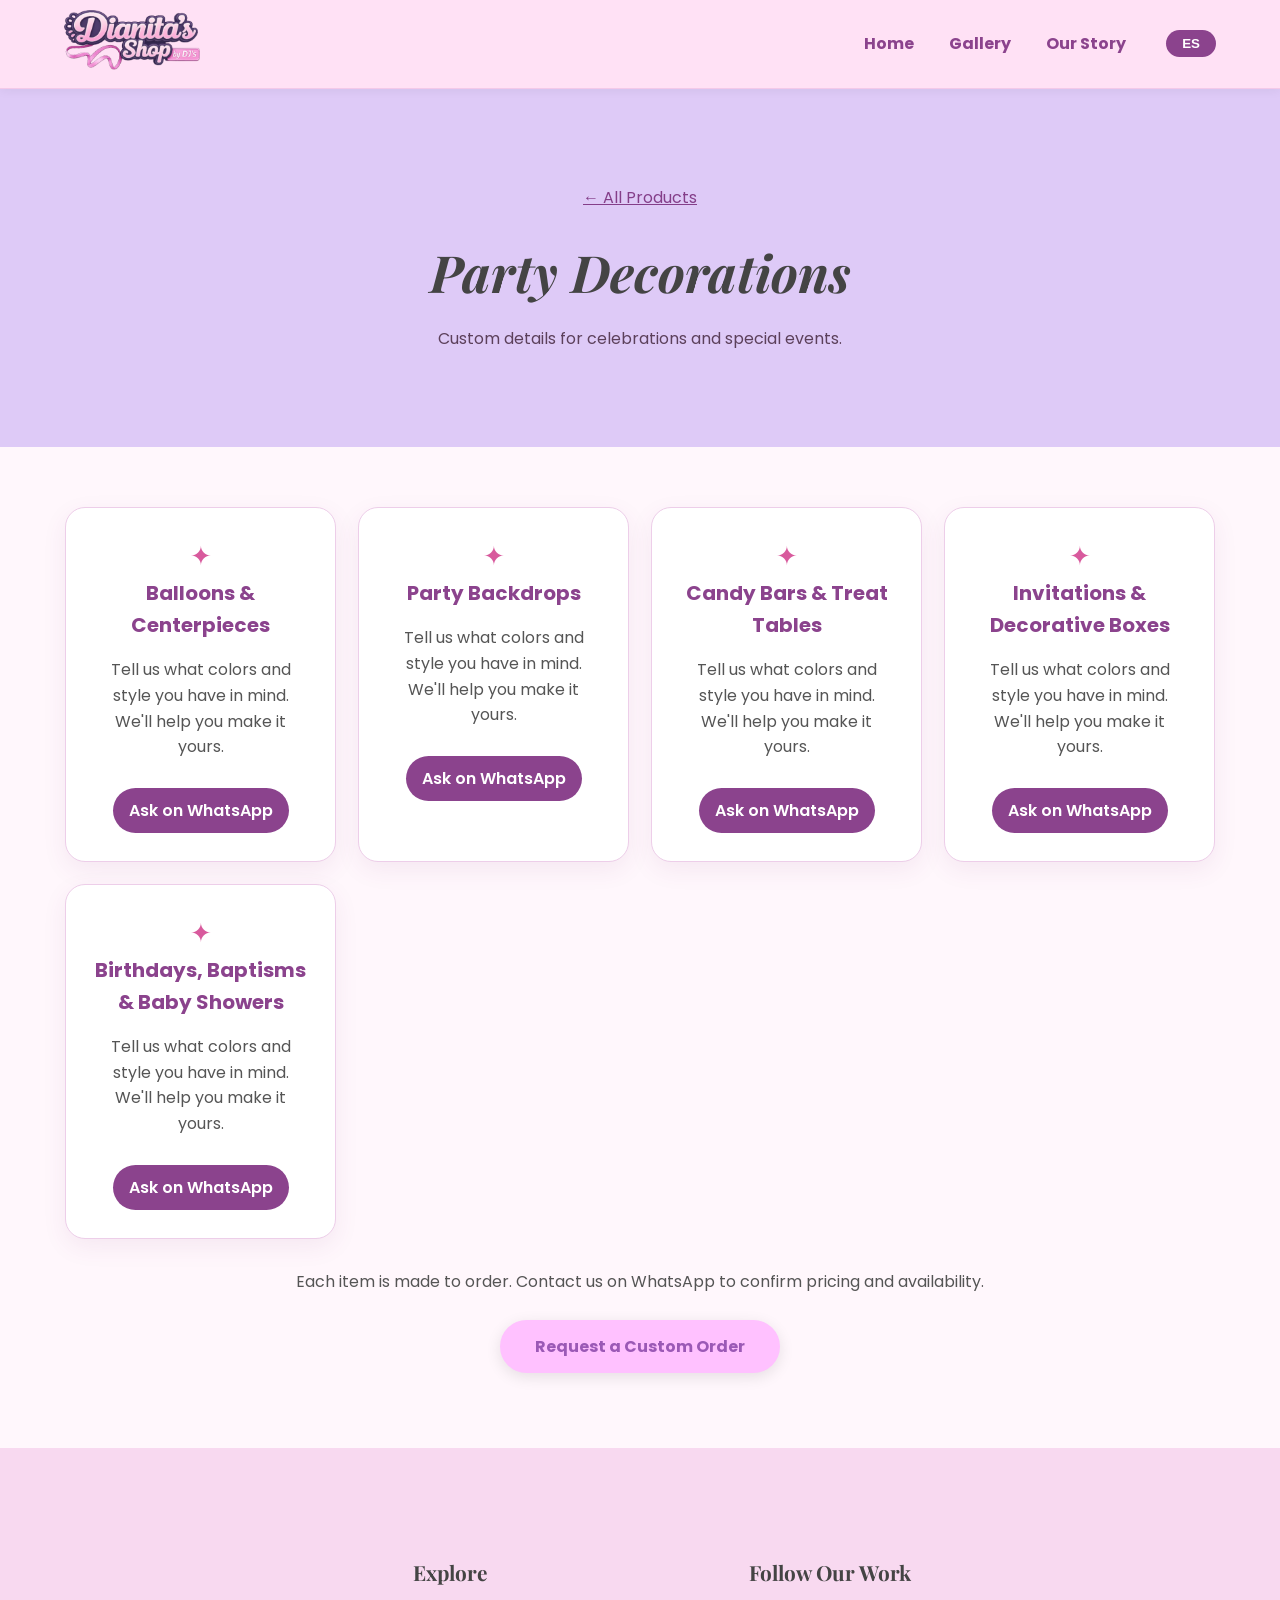
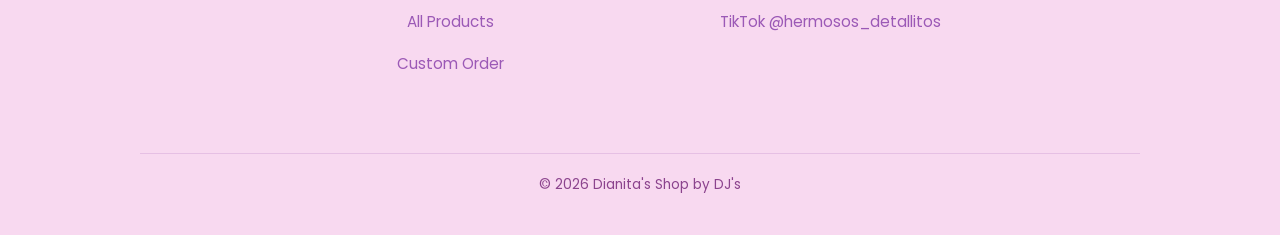
<file: party-decorations.html>
<!DOCTYPE html><html lang="en"><head><meta charset="UTF-8"><meta name="viewport" content="width=device-width,initial-scale=1"><title>Party Decorations | Dianita's Shop</title><link rel="stylesheet" href="site-v2.css"><link href="https://fonts.googleapis.com/css2?family=Playfair+Display:ital,wght@1,700&family=Poppins:wght@400;600&display=swap" rel="stylesheet"><link rel="stylesheet" href="https://cdnjs.cloudflare.com/ajax/libs/font-awesome/6.0.0/css/all.min.css">
</head><body><nav><div class="nav-container"><a href="index.html"><img src="logo.png" alt="Dianita's Shop" class="nav-logo"></a></div><div class="nav-menu"><ul>
                <li><a href="index.html" class="translate" data-en="Home" data-es="Inicio">Home</a></li>
                <li class="nav-current"><a href="products.html" class="translate" data-en="Products" data-es="Productos" aria-current="page">Products</a></li>
                <li><a href="gallery.html" class="translate" data-en="Gallery" data-es="Galería">Gallery</a></li>
                <li><a href="story.html" class="translate" data-en="Our Story" data-es="Nuestra Historia">Our Story</a></li>
            </ul><button id="lang-toggle" class="lang-btn" type="button" aria-label="Change language">ES</button></div></nav><header class="subpage-hero"><p><a href="products.html" class="translate" data-en="← All Products" data-es="← Todos los Productos">← All Products</a></p><h1 class="translate main-title" data-en="Party Decorations" data-es="Decoraciones para Fiestas">Party Decorations</h1><p class="translate" data-en="Custom details for celebrations and special events." data-es="Detalles personalizados para fiestas y eventos especiales.">Custom details for celebrations and special events.</p></header><main class="catalog-shell"><div class="catalog-grid"><article class="catalog-product"><div class="catalog-product-icon" aria-hidden="true">✦</div><h2 class="translate" data-en="Balloons & Centerpieces" data-es="Globos y centros de mesa">Balloons & Centerpieces</h2><p class="translate" data-en="Tell us what colors and style you have in mind. We'll help you make it yours." data-es="Cuéntanos qué colores y estilo te gustan. Podemos ayudarte a personalizarlo.">Tell us what colors and style you have in mind. We'll help you make it yours.</p><a class="catalog-cta translate" href="https://wa.me/17818887340?text=Hi%20Dianita's%20Shop!%20I'm%20interested%20in%20Balloons%20%26%20Centerpieces.%20Can%20you%20tell%20me%20more%3F" data-href-en="https://wa.me/17818887340?text=Hi%20Dianita's%20Shop!%20I'm%20interested%20in%20Balloons%20%26%20Centerpieces.%20Can%20you%20tell%20me%20more%3F" data-href-es="https://wa.me/17818887340?text=%C2%A1Hola%2C%20Dianita's%20Shop!%20Me%20interesa%20Balloons%20%26%20Centerpieces.%20%C2%BFMe%20puedes%20dar%20m%C3%A1s%20informaci%C3%B3n%3F" target="_blank" rel="noopener" data-en="Ask on WhatsApp" data-es="Consultar por WhatsApp">Ask on WhatsApp</a></article><article class="catalog-product"><div class="catalog-product-icon" aria-hidden="true">✦</div><h2 class="translate" data-en="Party Backdrops" data-es="Fondos decorativos">Party Backdrops</h2><p class="translate" data-en="Tell us what colors and style you have in mind. We'll help you make it yours." data-es="Cuéntanos qué colores y estilo te gustan. Podemos ayudarte a personalizarlo.">Tell us what colors and style you have in mind. We'll help you make it yours.</p><a class="catalog-cta translate" href="https://wa.me/17818887340?text=Hi%20Dianita's%20Shop!%20I'm%20interested%20in%20Party%20Backdrops.%20Can%20you%20tell%20me%20more%3F" data-href-en="https://wa.me/17818887340?text=Hi%20Dianita's%20Shop!%20I'm%20interested%20in%20Party%20Backdrops.%20Can%20you%20tell%20me%20more%3F" data-href-es="https://wa.me/17818887340?text=%C2%A1Hola%2C%20Dianita's%20Shop!%20Me%20interesa%20Party%20Backdrops.%20%C2%BFMe%20puedes%20dar%20m%C3%A1s%20informaci%C3%B3n%3F" target="_blank" rel="noopener" data-en="Ask on WhatsApp" data-es="Consultar por WhatsApp">Ask on WhatsApp</a></article><article class="catalog-product"><div class="catalog-product-icon" aria-hidden="true">✦</div><h2 class="translate" data-en="Candy Bars & Treat Tables" data-es="Mesas de dulces">Candy Bars & Treat Tables</h2><p class="translate" data-en="Tell us what colors and style you have in mind. We'll help you make it yours." data-es="Cuéntanos qué colores y estilo te gustan. Podemos ayudarte a personalizarlo.">Tell us what colors and style you have in mind. We'll help you make it yours.</p><a class="catalog-cta translate" href="https://wa.me/17818887340?text=Hi%20Dianita's%20Shop!%20I'm%20interested%20in%20Candy%20Bars%20%26%20Treat%20Tables.%20Can%20you%20tell%20me%20more%3F" data-href-en="https://wa.me/17818887340?text=Hi%20Dianita's%20Shop!%20I'm%20interested%20in%20Candy%20Bars%20%26%20Treat%20Tables.%20Can%20you%20tell%20me%20more%3F" data-href-es="https://wa.me/17818887340?text=%C2%A1Hola%2C%20Dianita's%20Shop!%20Me%20interesa%20Candy%20Bars%20%26%20Treat%20Tables.%20%C2%BFMe%20puedes%20dar%20m%C3%A1s%20informaci%C3%B3n%3F" target="_blank" rel="noopener" data-en="Ask on WhatsApp" data-es="Consultar por WhatsApp">Ask on WhatsApp</a></article><article class="catalog-product"><div class="catalog-product-icon" aria-hidden="true">✦</div><h2 class="translate" data-en="Invitations & Decorative Boxes" data-es="Invitaciones y cajas decorativas">Invitations & Decorative Boxes</h2><p class="translate" data-en="Tell us what colors and style you have in mind. We'll help you make it yours." data-es="Cuéntanos qué colores y estilo te gustan. Podemos ayudarte a personalizarlo.">Tell us what colors and style you have in mind. We'll help you make it yours.</p><a class="catalog-cta translate" href="https://wa.me/17818887340?text=Hi%20Dianita's%20Shop!%20I'm%20interested%20in%20Invitations%20%26%20Decorative%20Boxes.%20Can%20you%20tell%20me%20more%3F" data-href-en="https://wa.me/17818887340?text=Hi%20Dianita's%20Shop!%20I'm%20interested%20in%20Invitations%20%26%20Decorative%20Boxes.%20Can%20you%20tell%20me%20more%3F" data-href-es="https://wa.me/17818887340?text=%C2%A1Hola%2C%20Dianita's%20Shop!%20Me%20interesa%20Invitations%20%26%20Decorative%20Boxes.%20%C2%BFMe%20puedes%20dar%20m%C3%A1s%20informaci%C3%B3n%3F" target="_blank" rel="noopener" data-en="Ask on WhatsApp" data-es="Consultar por WhatsApp">Ask on WhatsApp</a></article><article class="catalog-product"><div class="catalog-product-icon" aria-hidden="true">✦</div><h2 class="translate" data-en="Birthdays, Baptisms & Baby Showers" data-es="Cumpleaños, bautizos y baby showers">Birthdays, Baptisms & Baby Showers</h2><p class="translate" data-en="Tell us what colors and style you have in mind. We'll help you make it yours." data-es="Cuéntanos qué colores y estilo te gustan. Podemos ayudarte a personalizarlo.">Tell us what colors and style you have in mind. We'll help you make it yours.</p><a class="catalog-cta translate" href="https://wa.me/17818887340?text=Hi%20Dianita's%20Shop!%20I'm%20interested%20in%20Birthdays%2C%20Baptisms%20%26%20Baby%20Showers.%20Can%20you%20tell%20me%20more%3F" data-href-en="https://wa.me/17818887340?text=Hi%20Dianita's%20Shop!%20I'm%20interested%20in%20Birthdays%2C%20Baptisms%20%26%20Baby%20Showers.%20Can%20you%20tell%20me%20more%3F" data-href-es="https://wa.me/17818887340?text=%C2%A1Hola%2C%20Dianita's%20Shop!%20Me%20interesa%20Birthdays%2C%20Baptisms%20%26%20Baby%20Showers.%20%C2%BFMe%20puedes%20dar%20m%C3%A1s%20informaci%C3%B3n%3F" target="_blank" rel="noopener" data-en="Ask on WhatsApp" data-es="Consultar por WhatsApp">Ask on WhatsApp</a></article></div><p class="catalog-note translate" data-en="Each item is made to order. Contact us on WhatsApp to confirm pricing and availability." data-es="Trabajamos por encargo. Consulta por WhatsApp los precios finales y la disponibilidad.">Each item is made to order. Contact us on WhatsApp to confirm pricing and availability.</p><a href="index.html#order" class="btn translate" data-en="Request a Custom Order" data-es="Haz tu Pedido Personalizado">Request a Custom Order</a></main><footer><div class="footer-container"><div class="footer-col"><h4 class="translate" data-en="Explore" data-es="Explorar">Explore</h4><p><a href="products.html" class="translate" data-en="All Products" data-es="Todos los Productos">All Products</a></p><p><a href="index.html#order" class="translate" data-en="Custom Order" data-es="Pedido Personalizado">Custom Order</a></p></div><div class="footer-col"><h4 class="translate" data-en="Follow Our Work" data-es="Sigue Nuestro Trabajo">Follow Our Work</h4><p><a href="https://www.tiktok.com/@hermosos_detallitos" target="_blank" rel="noopener">TikTok @hermosos_detallitos</a></p></div></div><div class="footer-bottom">© 2026 Dianita's Shop by DJ's</div></footer><script src="site-language.js" defer></script><nav class="mobile-bottom-nav" aria-label="Mobile navigation"><a href="index.html"><i class="fa-solid fa-house" aria-hidden="true"></i><span class="translate" data-en="Home" data-es="Inicio">Home</span></a><a href="products.html" aria-current="page"><i class="fa-solid fa-gift" aria-hidden="true"></i><span class="translate" data-en="Products" data-es="Productos">Products</span></a><a href="gallery.html"><i class="fa-solid fa-images" aria-hidden="true"></i><span class="translate" data-en="Gallery" data-es="Galería">Gallery</span></a><a href="story.html"><i class="fa-solid fa-heart" aria-hidden="true"></i><span class="translate" data-en="Story" data-es="Historia">Story</span></a></nav>
</body></html>
</file>
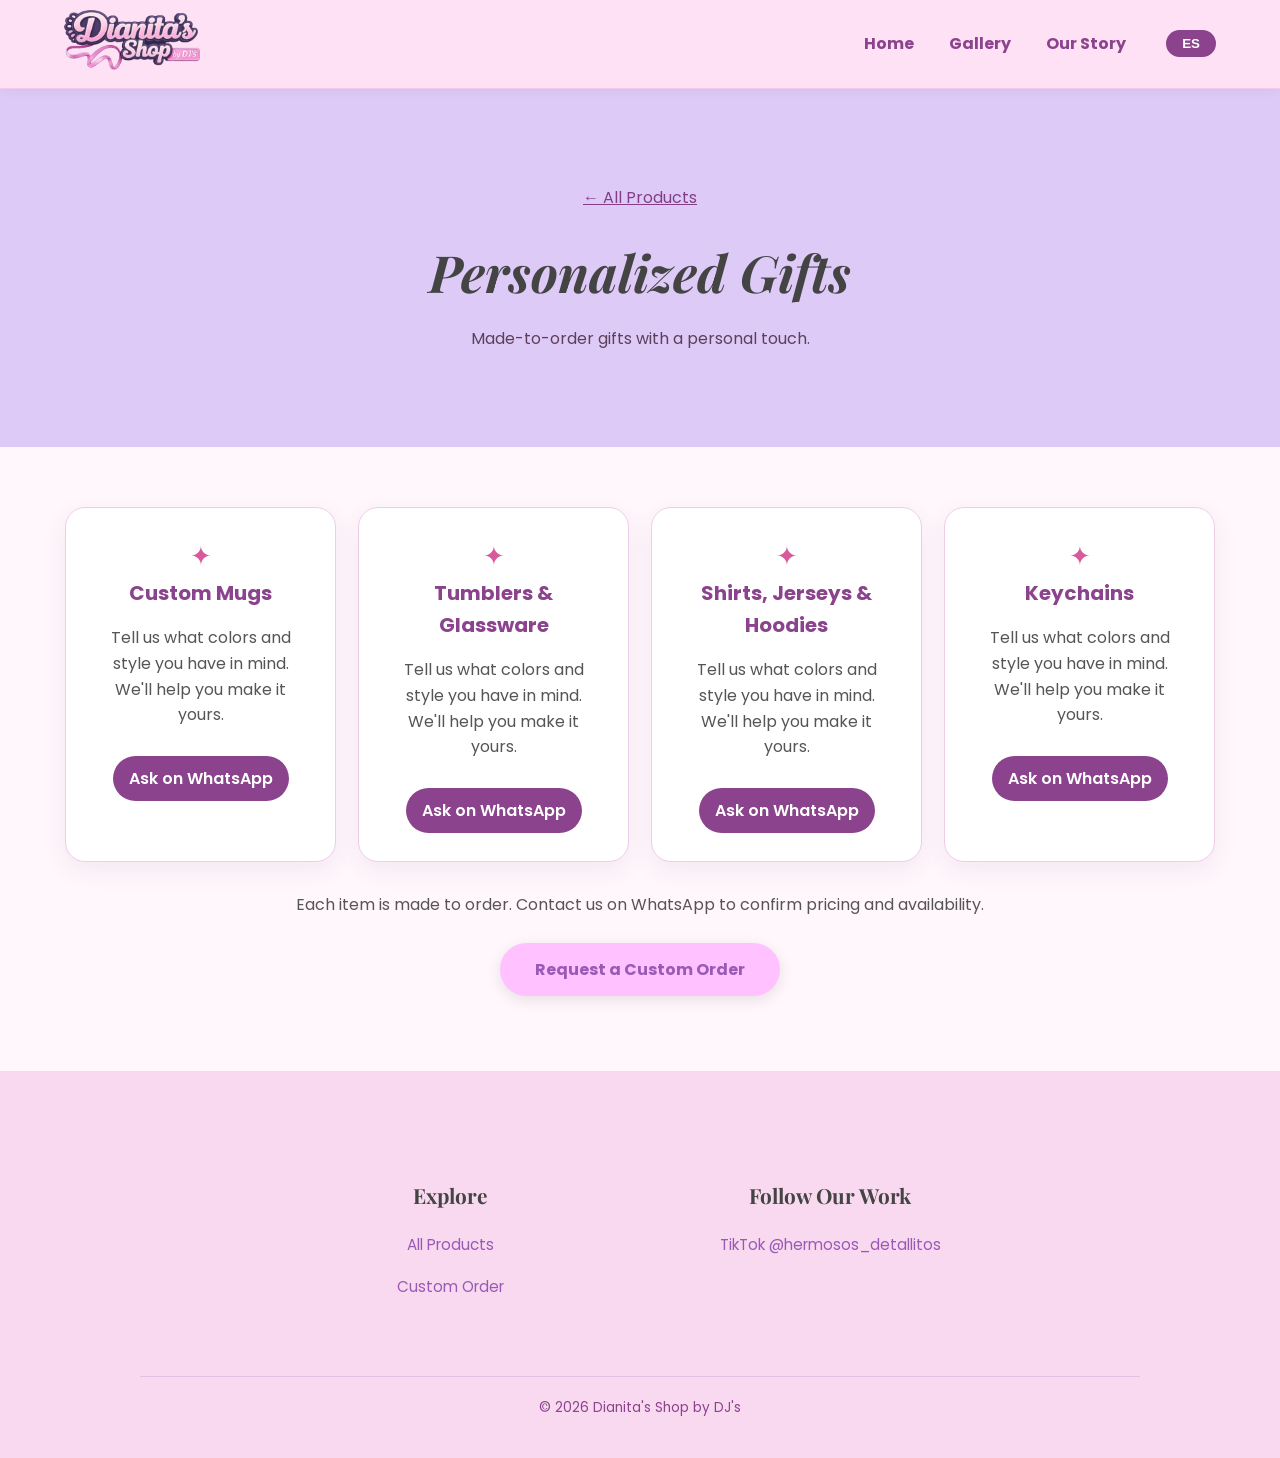
<file: personalized-gifts.html>
<!DOCTYPE html><html lang="en"><head><meta charset="UTF-8"><meta name="viewport" content="width=device-width,initial-scale=1"><title>Personalized Gifts | Dianita's Shop</title><link rel="stylesheet" href="site-v2.css"><link href="https://fonts.googleapis.com/css2?family=Playfair+Display:ital,wght@1,700&family=Poppins:wght@400;600&display=swap" rel="stylesheet"><link rel="stylesheet" href="https://cdnjs.cloudflare.com/ajax/libs/font-awesome/6.0.0/css/all.min.css">
</head><body><nav><div class="nav-container"><a href="index.html"><img src="logo.png" alt="Dianita's Shop" class="nav-logo"></a></div><div class="nav-menu"><ul>
                <li><a href="index.html" class="translate" data-en="Home" data-es="Inicio">Home</a></li>
                <li class="nav-current"><a href="products.html" class="translate" data-en="Products" data-es="Productos" aria-current="page">Products</a></li>
                <li><a href="gallery.html" class="translate" data-en="Gallery" data-es="Galería">Gallery</a></li>
                <li><a href="story.html" class="translate" data-en="Our Story" data-es="Nuestra Historia">Our Story</a></li>
            </ul><button id="lang-toggle" class="lang-btn" type="button" aria-label="Change language">ES</button></div></nav><header class="subpage-hero"><p><a href="products.html" class="translate" data-en="← All Products" data-es="← Todos los Productos">← All Products</a></p><h1 class="translate main-title" data-en="Personalized Gifts" data-es="Regalos Personalizados">Personalized Gifts</h1><p class="translate" data-en="Made-to-order gifts with a personal touch." data-es="Regalos hechos a pedido con un toque personal.">Made-to-order gifts with a personal touch.</p></header><main class="catalog-shell"><div class="catalog-grid"><article class="catalog-product"><div class="catalog-product-icon" aria-hidden="true">✦</div><h2 class="translate" data-en="Custom Mugs" data-es="Tazas personalizadas">Custom Mugs</h2><p class="translate" data-en="Tell us what colors and style you have in mind. We'll help you make it yours." data-es="Cuéntanos qué colores y estilo te gustan. Podemos ayudarte a personalizarlo.">Tell us what colors and style you have in mind. We'll help you make it yours.</p><a class="catalog-cta translate" href="https://wa.me/17818887340?text=Hi%20Dianita's%20Shop!%20I'm%20interested%20in%20Custom%20Mugs.%20Can%20you%20tell%20me%20more%3F" data-href-en="https://wa.me/17818887340?text=Hi%20Dianita's%20Shop!%20I'm%20interested%20in%20Custom%20Mugs.%20Can%20you%20tell%20me%20more%3F" data-href-es="https://wa.me/17818887340?text=%C2%A1Hola%2C%20Dianita's%20Shop!%20Me%20interesa%20Custom%20Mugs.%20%C2%BFMe%20puedes%20dar%20m%C3%A1s%20informaci%C3%B3n%3F" target="_blank" rel="noopener" data-en="Ask on WhatsApp" data-es="Consultar por WhatsApp">Ask on WhatsApp</a></article><article class="catalog-product"><div class="catalog-product-icon" aria-hidden="true">✦</div><h2 class="translate" data-en="Tumblers & Glassware" data-es="Vasos térmicos y cristalería">Tumblers & Glassware</h2><p class="translate" data-en="Tell us what colors and style you have in mind. We'll help you make it yours." data-es="Cuéntanos qué colores y estilo te gustan. Podemos ayudarte a personalizarlo.">Tell us what colors and style you have in mind. We'll help you make it yours.</p><a class="catalog-cta translate" href="https://wa.me/17818887340?text=Hi%20Dianita's%20Shop!%20I'm%20interested%20in%20Tumblers%20%26%20Glassware.%20Can%20you%20tell%20me%20more%3F" data-href-en="https://wa.me/17818887340?text=Hi%20Dianita's%20Shop!%20I'm%20interested%20in%20Tumblers%20%26%20Glassware.%20Can%20you%20tell%20me%20more%3F" data-href-es="https://wa.me/17818887340?text=%C2%A1Hola%2C%20Dianita's%20Shop!%20Me%20interesa%20Tumblers%20%26%20Glassware.%20%C2%BFMe%20puedes%20dar%20m%C3%A1s%20informaci%C3%B3n%3F" target="_blank" rel="noopener" data-en="Ask on WhatsApp" data-es="Consultar por WhatsApp">Ask on WhatsApp</a></article><article class="catalog-product"><div class="catalog-product-icon" aria-hidden="true">✦</div><h2 class="translate" data-en="Shirts, Jerseys & Hoodies" data-es="Camisetas, jerseys y sudaderas">Shirts, Jerseys & Hoodies</h2><p class="translate" data-en="Tell us what colors and style you have in mind. We'll help you make it yours." data-es="Cuéntanos qué colores y estilo te gustan. Podemos ayudarte a personalizarlo.">Tell us what colors and style you have in mind. We'll help you make it yours.</p><a class="catalog-cta translate" href="https://wa.me/17818887340?text=Hi%20Dianita's%20Shop!%20I'm%20interested%20in%20Shirts%2C%20Jerseys%20%26%20Hoodies.%20Can%20you%20tell%20me%20more%3F" data-href-en="https://wa.me/17818887340?text=Hi%20Dianita's%20Shop!%20I'm%20interested%20in%20Shirts%2C%20Jerseys%20%26%20Hoodies.%20Can%20you%20tell%20me%20more%3F" data-href-es="https://wa.me/17818887340?text=%C2%A1Hola%2C%20Dianita's%20Shop!%20Me%20interesa%20Shirts%2C%20Jerseys%20%26%20Hoodies.%20%C2%BFMe%20puedes%20dar%20m%C3%A1s%20informaci%C3%B3n%3F" target="_blank" rel="noopener" data-en="Ask on WhatsApp" data-es="Consultar por WhatsApp">Ask on WhatsApp</a></article><article class="catalog-product"><div class="catalog-product-icon" aria-hidden="true">✦</div><h2 class="translate" data-en="Keychains" data-es="Llaveros">Keychains</h2><p class="translate" data-en="Tell us what colors and style you have in mind. We'll help you make it yours." data-es="Cuéntanos qué colores y estilo te gustan. Podemos ayudarte a personalizarlo.">Tell us what colors and style you have in mind. We'll help you make it yours.</p><a class="catalog-cta translate" href="https://wa.me/17818887340?text=Hi%20Dianita's%20Shop!%20I'm%20interested%20in%20Keychains.%20Can%20you%20tell%20me%20more%3F" data-href-en="https://wa.me/17818887340?text=Hi%20Dianita's%20Shop!%20I'm%20interested%20in%20Keychains.%20Can%20you%20tell%20me%20more%3F" data-href-es="https://wa.me/17818887340?text=%C2%A1Hola%2C%20Dianita's%20Shop!%20Me%20interesa%20Keychains.%20%C2%BFMe%20puedes%20dar%20m%C3%A1s%20informaci%C3%B3n%3F" target="_blank" rel="noopener" data-en="Ask on WhatsApp" data-es="Consultar por WhatsApp">Ask on WhatsApp</a></article></div><p class="catalog-note translate" data-en="Each item is made to order. Contact us on WhatsApp to confirm pricing and availability." data-es="Trabajamos por encargo. Consulta por WhatsApp los precios finales y la disponibilidad.">Each item is made to order. Contact us on WhatsApp to confirm pricing and availability.</p><a href="index.html#order" class="btn translate" data-en="Request a Custom Order" data-es="Haz tu Pedido Personalizado">Request a Custom Order</a></main><footer><div class="footer-container"><div class="footer-col"><h4 class="translate" data-en="Explore" data-es="Explorar">Explore</h4><p><a href="products.html" class="translate" data-en="All Products" data-es="Todos los Productos">All Products</a></p><p><a href="index.html#order" class="translate" data-en="Custom Order" data-es="Pedido Personalizado">Custom Order</a></p></div><div class="footer-col"><h4 class="translate" data-en="Follow Our Work" data-es="Sigue Nuestro Trabajo">Follow Our Work</h4><p><a href="https://www.tiktok.com/@hermosos_detallitos" target="_blank" rel="noopener">TikTok @hermosos_detallitos</a></p></div></div><div class="footer-bottom">© 2026 Dianita's Shop by DJ's</div></footer><script src="site-language.js" defer></script><nav class="mobile-bottom-nav" aria-label="Mobile navigation"><a href="index.html"><i class="fa-solid fa-house" aria-hidden="true"></i><span class="translate" data-en="Home" data-es="Inicio">Home</span></a><a href="products.html" aria-current="page"><i class="fa-solid fa-gift" aria-hidden="true"></i><span class="translate" data-en="Products" data-es="Productos">Products</span></a><a href="gallery.html"><i class="fa-solid fa-images" aria-hidden="true"></i><span class="translate" data-en="Gallery" data-es="Galería">Gallery</span></a><a href="story.html"><i class="fa-solid fa-heart" aria-hidden="true"></i><span class="translate" data-en="Story" data-es="Historia">Story</span></a></nav>
</body></html>
</file>
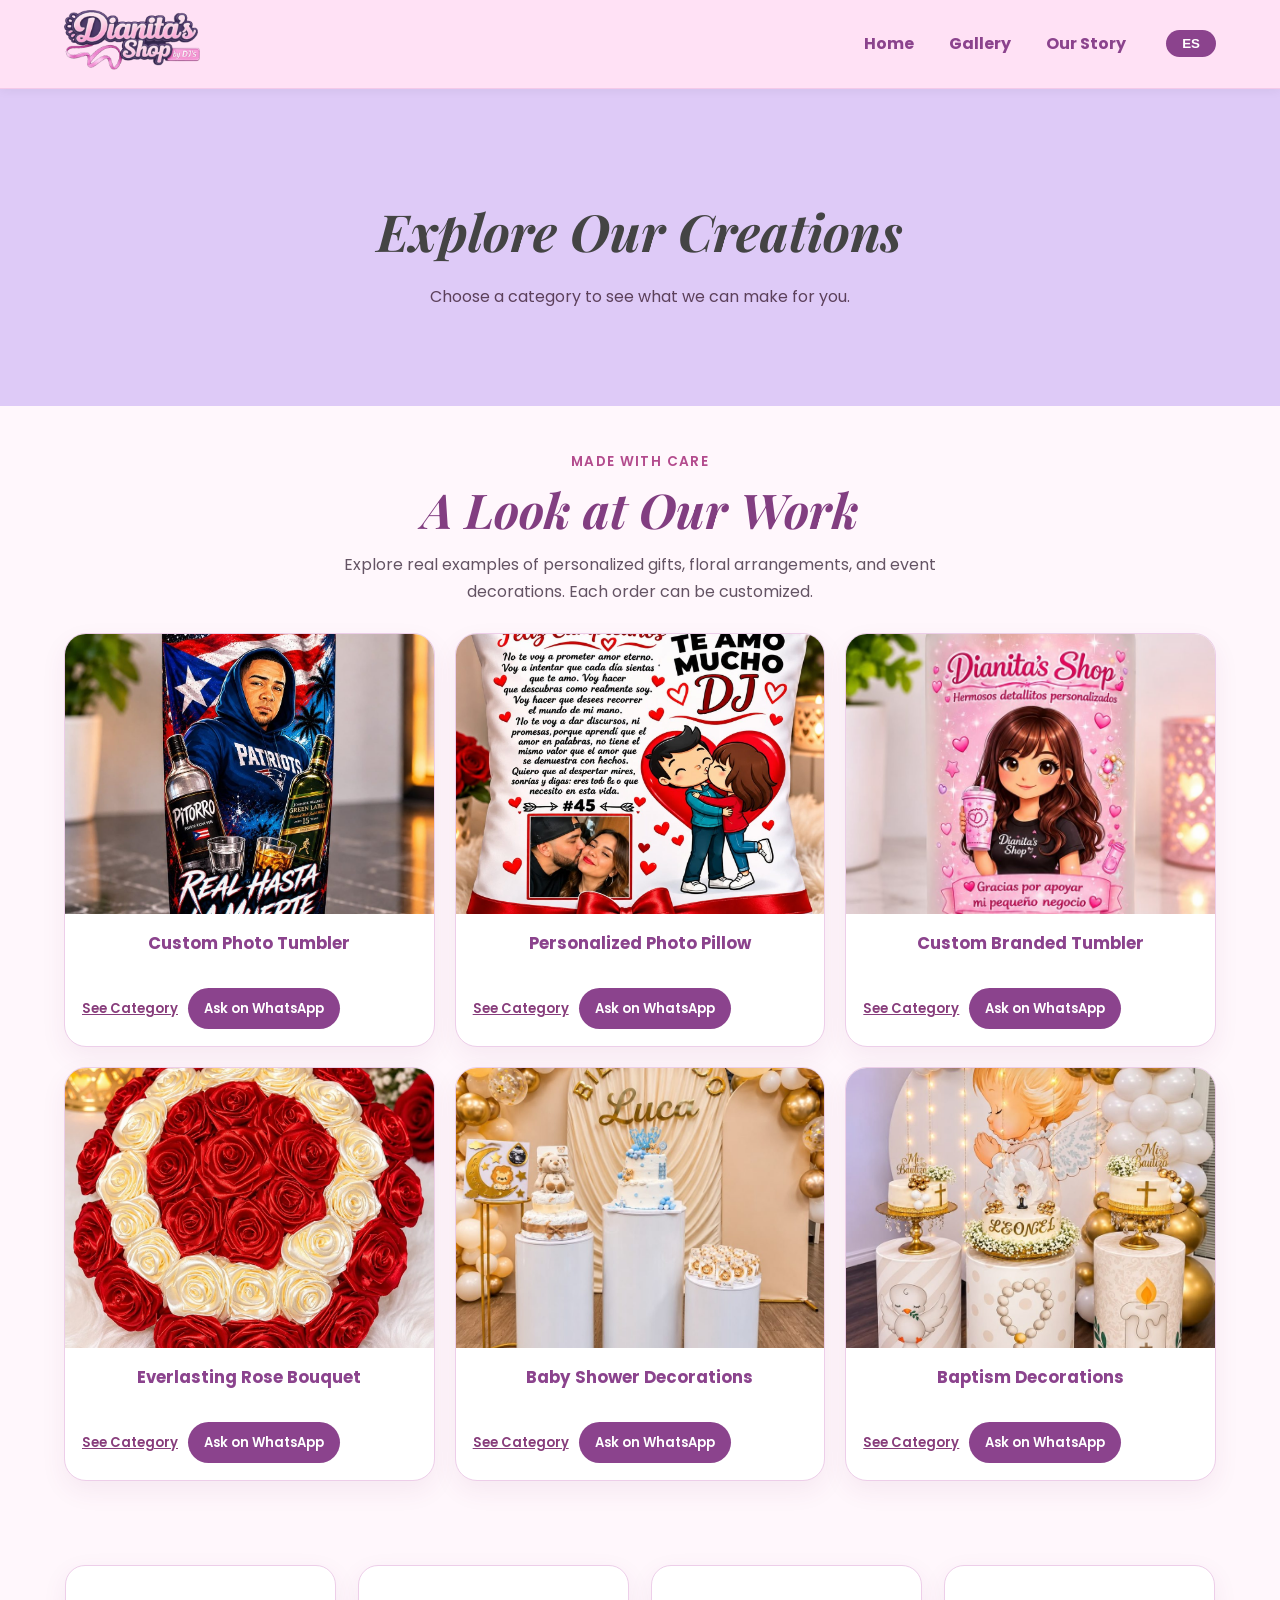
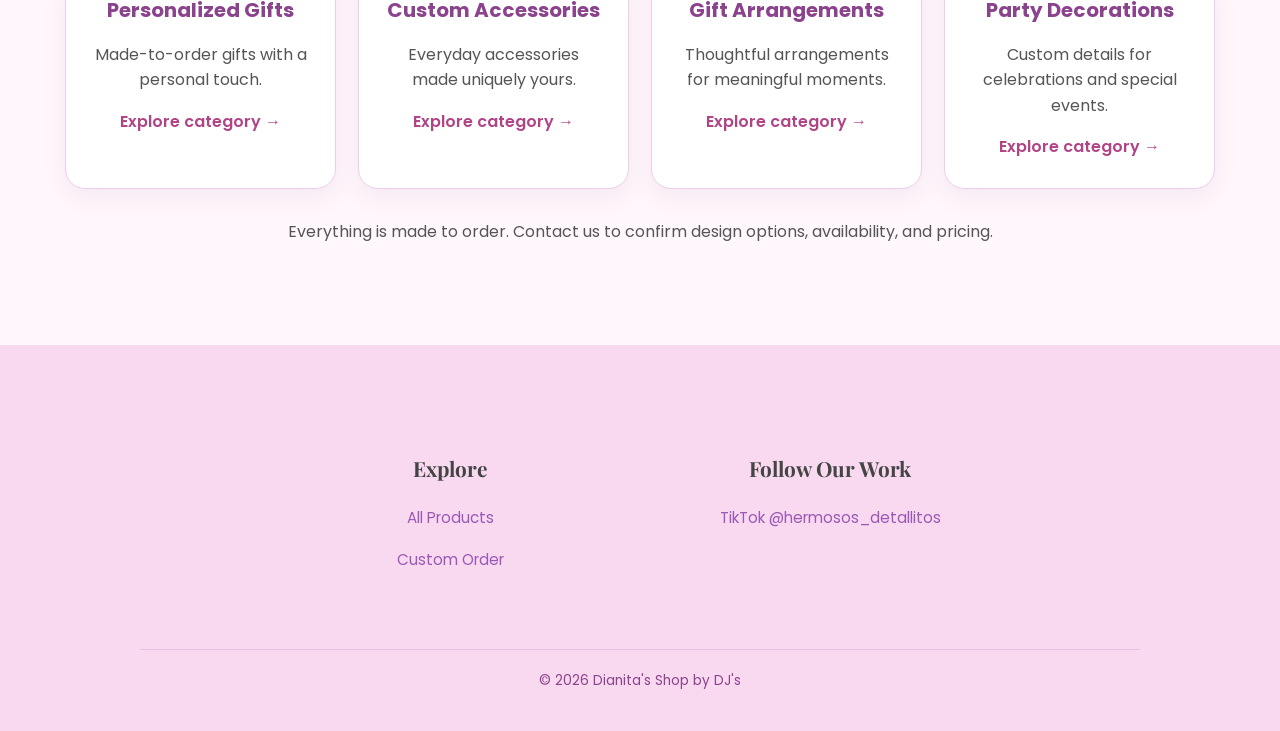
<file: products.html>
<!DOCTYPE html><html lang="en"><head><meta charset="UTF-8"><meta name="viewport" content="width=device-width,initial-scale=1"><title>Products | Dianita's Shop</title><link rel="stylesheet" href="site-v2.css"><link href="https://fonts.googleapis.com/css2?family=Playfair+Display:ital,wght@1,700&family=Poppins:wght@400;600&display=swap" rel="stylesheet"><link rel="stylesheet" href="https://cdnjs.cloudflare.com/ajax/libs/font-awesome/6.0.0/css/all.min.css">
</head><body><nav><div class="nav-container"><a href="index.html"><img src="logo.png" alt="Dianita's Shop" class="nav-logo"></a></div><div class="nav-menu"><ul>
                <li><a href="index.html" class="translate" data-en="Home" data-es="Inicio">Home</a></li>
                <li class="nav-current"><a href="products.html" class="translate" data-en="Products" data-es="Productos" aria-current="page">Products</a></li>
                <li><a href="gallery.html" class="translate" data-en="Gallery" data-es="Galería">Gallery</a></li>
                <li><a href="story.html" class="translate" data-en="Our Story" data-es="Nuestra Historia">Our Story</a></li>
            </ul><button id="lang-toggle" class="lang-btn" type="button" aria-label="Change language">ES</button></div></nav><header class="subpage-hero"><h1 class="translate main-title" data-en="Explore Our Creations" data-es="Descubre Nuestros Detallitos">Explore Our Creations</h1><p class="translate" data-en="Choose a category to see what we can make for you." data-es="Elige una categoría para ver lo que podemos crear para ti.">Choose a category to see what we can make for you.</p></header><main class="catalog-shell"><section class="featured-work" aria-labelledby="featured-work-title"><div class="featured-work-heading"><span class="translate" data-en="Made with care" data-es="Hecho con cariño">Made with care</span><h2 id="featured-work-title" class="translate" data-en="A Look at Our Work" data-es="Conoce Nuestros Trabajos">A Look at Our Work</h2><p class="translate" data-en="Explore real examples of personalized gifts, floral arrangements, and event decorations. Each order can be customized." data-es="Descubre ejemplos reales de regalos personalizados, arreglos florales y decoraciones para eventos. Cada pedido se puede personalizar.">Explore real examples of personalized gifts, floral arrangements, and event decorations. Each order can be customized.</p></div><div class="featured-work-grid"><article class="featured-product"><img src="product-custom-tumbler.jpg" alt="Custom Photo Tumbler" loading="lazy"><div class="featured-product-info"><h3 class="translate" data-en="Custom Photo Tumbler" data-es="Vaso Personalizado con Foto">Custom Photo Tumbler</h3><div class="featured-product-actions"><a class="featured-details translate" href="personalized-gifts.html" data-en="See Category" data-es="Ver Categoría">See Category</a><a class="catalog-cta translate" href="https://wa.me/17818887340?text=Hi%20Dianita's%20Shop!%20I'm%20interested%20in%20Custom%20Photo%20Tumbler.%20Can%20you%20tell%20me%20more%3F" data-href-en="https://wa.me/17818887340?text=Hi%20Dianita's%20Shop!%20I'm%20interested%20in%20Custom%20Photo%20Tumbler.%20Can%20you%20tell%20me%20more%3F" data-href-es="https://wa.me/17818887340?text=%C2%A1Hola%2C%20Dianita's%20Shop!%20Me%20interesa%20Vaso%20Personalizado%20con%20Foto.%20%C2%BFMe%20puedes%20dar%20m%C3%A1s%20informaci%C3%B3n%3F" target="_blank" rel="noopener" data-en="Ask on WhatsApp" data-es="Consultar por WhatsApp">Ask on WhatsApp</a></div></div></article><article class="featured-product"><img src="product-birthday-pillow.jpg" alt="Personalized Photo Pillow" loading="lazy"><div class="featured-product-info"><h3 class="translate" data-en="Personalized Photo Pillow" data-es="Almohada Personalizada con Foto">Personalized Photo Pillow</h3><div class="featured-product-actions"><a class="featured-details translate" href="personalized-gifts.html" data-en="See Category" data-es="Ver Categoría">See Category</a><a class="catalog-cta translate" href="https://wa.me/17818887340?text=Hi%20Dianita's%20Shop!%20I'm%20interested%20in%20Personalized%20Photo%20Pillow.%20Can%20you%20tell%20me%20more%3F" data-href-en="https://wa.me/17818887340?text=Hi%20Dianita's%20Shop!%20I'm%20interested%20in%20Personalized%20Photo%20Pillow.%20Can%20you%20tell%20me%20more%3F" data-href-es="https://wa.me/17818887340?text=%C2%A1Hola%2C%20Dianita's%20Shop!%20Me%20interesa%20Almohada%20Personalizada%20con%20Foto.%20%C2%BFMe%20puedes%20dar%20m%C3%A1s%20informaci%C3%B3n%3F" target="_blank" rel="noopener" data-en="Ask on WhatsApp" data-es="Consultar por WhatsApp">Ask on WhatsApp</a></div></div></article><article class="featured-product"><img src="product-brand-tumbler.jpg" alt="Custom Branded Tumbler" loading="lazy"><div class="featured-product-info"><h3 class="translate" data-en="Custom Branded Tumbler" data-es="Vaso con Diseño Personalizado">Custom Branded Tumbler</h3><div class="featured-product-actions"><a class="featured-details translate" href="personalized-gifts.html" data-en="See Category" data-es="Ver Categoría">See Category</a><a class="catalog-cta translate" href="https://wa.me/17818887340?text=Hi%20Dianita's%20Shop!%20I'm%20interested%20in%20Custom%20Branded%20Tumbler.%20Can%20you%20tell%20me%20more%3F" data-href-en="https://wa.me/17818887340?text=Hi%20Dianita's%20Shop!%20I'm%20interested%20in%20Custom%20Branded%20Tumbler.%20Can%20you%20tell%20me%20more%3F" data-href-es="https://wa.me/17818887340?text=%C2%A1Hola%2C%20Dianita's%20Shop!%20Me%20interesa%20Vaso%20con%20Dise%C3%B1o%20Personalizado.%20%C2%BFMe%20puedes%20dar%20m%C3%A1s%20informaci%C3%B3n%3F" target="_blank" rel="noopener" data-en="Ask on WhatsApp" data-es="Consultar por WhatsApp">Ask on WhatsApp</a></div></div></article><article class="featured-product"><img src="product-rose-bouquet.jpg" alt="Everlasting Rose Bouquet" loading="lazy"><div class="featured-product-info"><h3 class="translate" data-en="Everlasting Rose Bouquet" data-es="Ramo de Rosas Eternas">Everlasting Rose Bouquet</h3><div class="featured-product-actions"><a class="featured-details translate" href="gift-arrangements.html" data-en="See Category" data-es="Ver Categoría">See Category</a><a class="catalog-cta translate" href="https://wa.me/17818887340?text=Hi%20Dianita's%20Shop!%20I'm%20interested%20in%20Everlasting%20Rose%20Bouquet.%20Can%20you%20tell%20me%20more%3F" data-href-en="https://wa.me/17818887340?text=Hi%20Dianita's%20Shop!%20I'm%20interested%20in%20Everlasting%20Rose%20Bouquet.%20Can%20you%20tell%20me%20more%3F" data-href-es="https://wa.me/17818887340?text=%C2%A1Hola%2C%20Dianita's%20Shop!%20Me%20interesa%20Ramo%20de%20Rosas%20Eternas.%20%C2%BFMe%20puedes%20dar%20m%C3%A1s%20informaci%C3%B3n%3F" target="_blank" rel="noopener" data-en="Ask on WhatsApp" data-es="Consultar por WhatsApp">Ask on WhatsApp</a></div></div></article><article class="featured-product"><img src="product-baby-shower.jpg" alt="Baby Shower Decorations" loading="lazy"><div class="featured-product-info"><h3 class="translate" data-en="Baby Shower Decorations" data-es="Decoración para Baby Shower">Baby Shower Decorations</h3><div class="featured-product-actions"><a class="featured-details translate" href="party-decorations.html" data-en="See Category" data-es="Ver Categoría">See Category</a><a class="catalog-cta translate" href="https://wa.me/17818887340?text=Hi%20Dianita's%20Shop!%20I'm%20interested%20in%20Baby%20Shower%20Decorations.%20Can%20you%20tell%20me%20more%3F" data-href-en="https://wa.me/17818887340?text=Hi%20Dianita's%20Shop!%20I'm%20interested%20in%20Baby%20Shower%20Decorations.%20Can%20you%20tell%20me%20more%3F" data-href-es="https://wa.me/17818887340?text=%C2%A1Hola%2C%20Dianita's%20Shop!%20Me%20interesa%20Decoraci%C3%B3n%20para%20Baby%20Shower.%20%C2%BFMe%20puedes%20dar%20m%C3%A1s%20informaci%C3%B3n%3F" target="_blank" rel="noopener" data-en="Ask on WhatsApp" data-es="Consultar por WhatsApp">Ask on WhatsApp</a></div></div></article><article class="featured-product"><img src="product-baptism.jpg" alt="Baptism Decorations" loading="lazy"><div class="featured-product-info"><h3 class="translate" data-en="Baptism Decorations" data-es="Decoración para Bautizo">Baptism Decorations</h3><div class="featured-product-actions"><a class="featured-details translate" href="party-decorations.html" data-en="See Category" data-es="Ver Categoría">See Category</a><a class="catalog-cta translate" href="https://wa.me/17818887340?text=Hi%20Dianita's%20Shop!%20I'm%20interested%20in%20Baptism%20Decorations.%20Can%20you%20tell%20me%20more%3F" data-href-en="https://wa.me/17818887340?text=Hi%20Dianita's%20Shop!%20I'm%20interested%20in%20Baptism%20Decorations.%20Can%20you%20tell%20me%20more%3F" data-href-es="https://wa.me/17818887340?text=%C2%A1Hola%2C%20Dianita's%20Shop!%20Me%20interesa%20Decoraci%C3%B3n%20para%20Bautizo.%20%C2%BFMe%20puedes%20dar%20m%C3%A1s%20informaci%C3%B3n%3F" target="_blank" rel="noopener" data-en="Ask on WhatsApp" data-es="Consultar por WhatsApp">Ask on WhatsApp</a></div></div></article></div></section><div class="category-grid"><a class="category-card" href="personalized-gifts.html"><h2 class="translate" data-en="Personalized Gifts" data-es="Regalos Personalizados">Personalized Gifts</h2><p class="translate" data-en="Made-to-order gifts with a personal touch." data-es="Regalos hechos a pedido con un toque personal.">Made-to-order gifts with a personal touch.</p><span class="category-link translate" data-en="Explore category →" data-es="Explorar categoría →">Explore category →</span></a><a class="category-card" href="accessories.html"><h2 class="translate" data-en="Custom Accessories" data-es="Accesorios Personalizados">Custom Accessories</h2><p class="translate" data-en="Everyday accessories made uniquely yours." data-es="Accesorios para todos los días, personalizados a tu gusto.">Everyday accessories made uniquely yours.</p><span class="category-link translate" data-en="Explore category →" data-es="Explorar categoría →">Explore category →</span></a><a class="category-card" href="gift-arrangements.html"><h2 class="translate" data-en="Gift Arrangements" data-es="Arreglos para Regalar">Gift Arrangements</h2><p class="translate" data-en="Thoughtful arrangements for meaningful moments." data-es="Arreglos especiales para momentos inolvidables.">Thoughtful arrangements for meaningful moments.</p><span class="category-link translate" data-en="Explore category →" data-es="Explorar categoría →">Explore category →</span></a><a class="category-card" href="party-decorations.html"><h2 class="translate" data-en="Party Decorations" data-es="Decoraciones para Fiestas">Party Decorations</h2><p class="translate" data-en="Custom details for celebrations and special events." data-es="Detalles personalizados para fiestas y eventos especiales.">Custom details for celebrations and special events.</p><span class="category-link translate" data-en="Explore category →" data-es="Explorar categoría →">Explore category →</span></a></div><p class="catalog-note translate" data-en="Everything is made to order. Contact us to confirm design options, availability, and pricing." data-es="Todo se hace por encargo. Contáctanos para confirmar diseños, disponibilidad y precios.">Everything is made to order. Contact us to confirm design options, availability, and pricing.</p></main><footer><div class="footer-container"><div class="footer-col"><h4 class="translate" data-en="Explore" data-es="Explorar">Explore</h4><p><a href="products.html" class="translate" data-en="All Products" data-es="Todos los Productos">All Products</a></p><p><a href="index.html#order" class="translate" data-en="Custom Order" data-es="Pedido Personalizado">Custom Order</a></p></div><div class="footer-col"><h4 class="translate" data-en="Follow Our Work" data-es="Sigue Nuestro Trabajo">Follow Our Work</h4><p><a href="https://www.tiktok.com/@hermosos_detallitos" target="_blank" rel="noopener">TikTok @hermosos_detallitos</a></p></div></div><div class="footer-bottom">© 2026 Dianita's Shop by DJ's</div></footer><script src="site-language.js" defer></script><nav class="mobile-bottom-nav" aria-label="Mobile navigation"><a href="index.html"><i class="fa-solid fa-house" aria-hidden="true"></i><span class="translate" data-en="Home" data-es="Inicio">Home</span></a><a href="products.html" aria-current="page"><i class="fa-solid fa-gift" aria-hidden="true"></i><span class="translate" data-en="Products" data-es="Productos">Products</span></a><a href="gallery.html"><i class="fa-solid fa-images" aria-hidden="true"></i><span class="translate" data-en="Gallery" data-es="Galería">Gallery</span></a><a href="story.html"><i class="fa-solid fa-heart" aria-hidden="true"></i><span class="translate" data-en="Story" data-es="Historia">Story</span></a></nav>
</body></html>
</file>
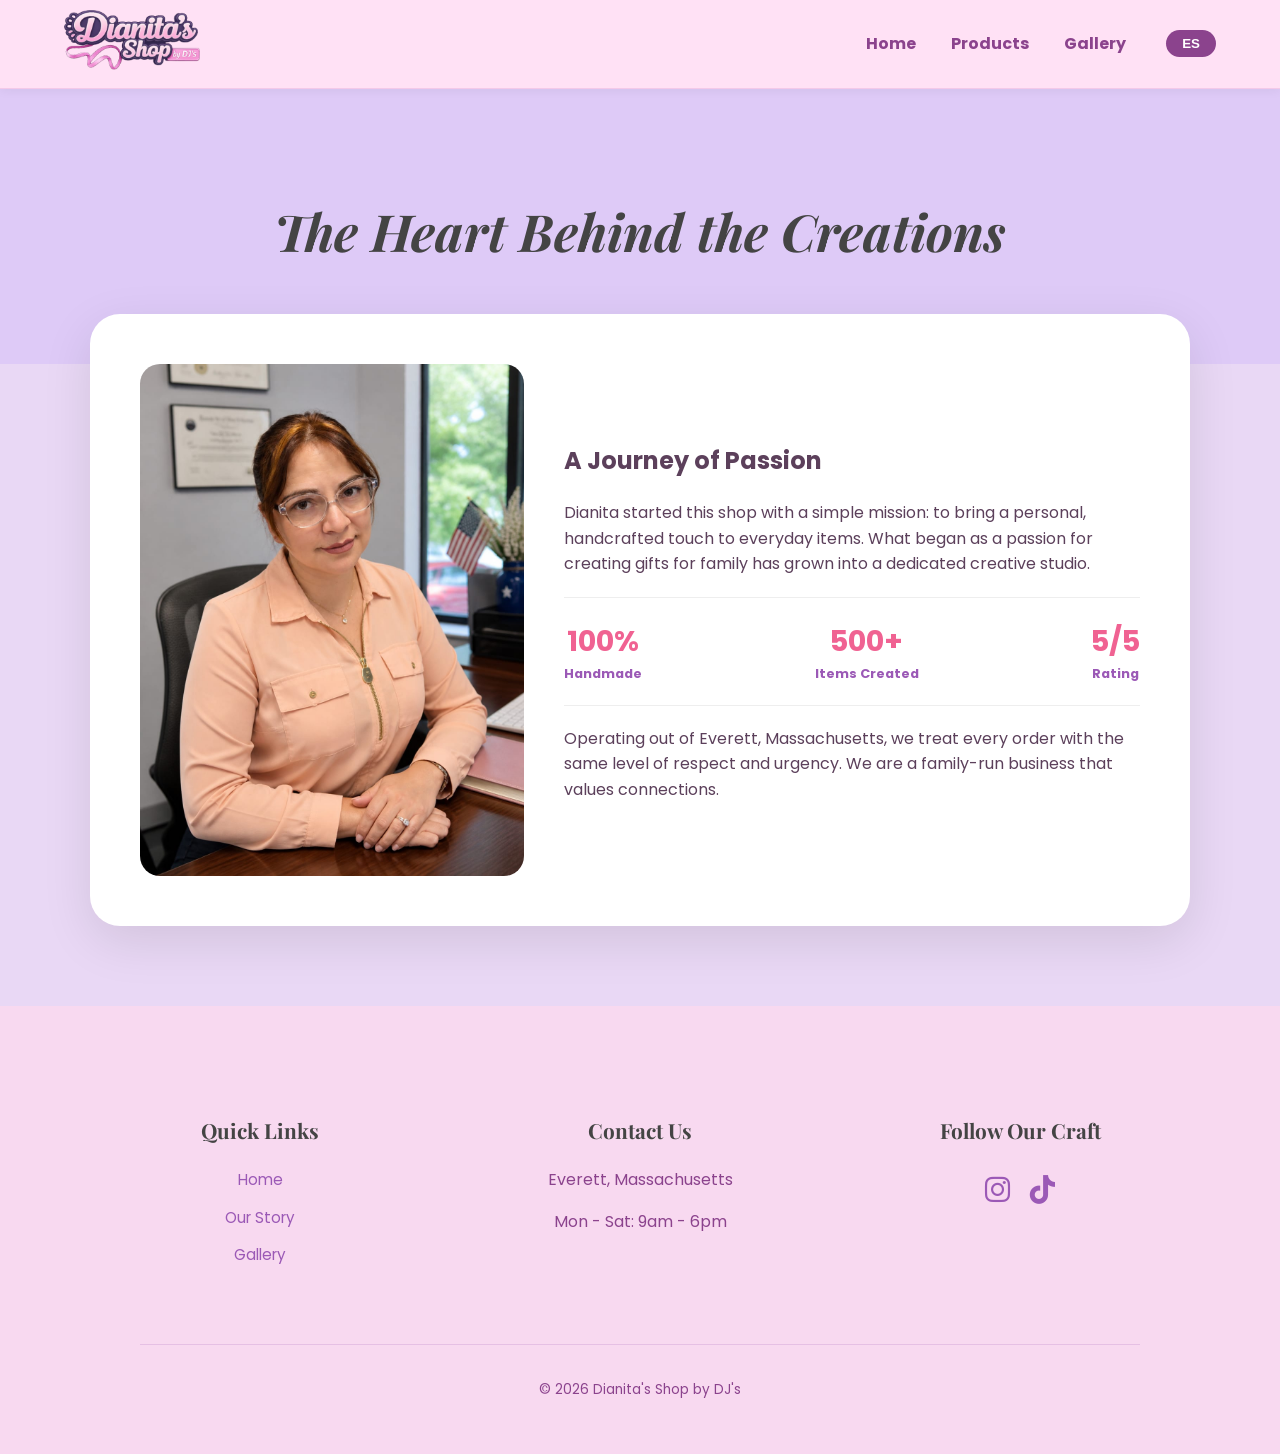
<file: story.html>
<!DOCTYPE html>
<html lang="en">
<head>
    <meta charset="UTF-8">
    <meta name="viewport" content="width=device-width, initial-scale=1.0">
    <title>Our Story | Dianita's Shop</title>
    <link rel="stylesheet" href="site-v2.css">
    <link href="https://fonts.googleapis.com/css2?family=Playfair+Display:ital,wght@1,700&family=Poppins:wght@400;600&display=swap" rel="stylesheet">
    <link rel="stylesheet" href="https://cdnjs.cloudflare.com/ajax/libs/font-awesome/6.0.0/css/all.min.css">
</head>
<body>
    <nav>
        <div class="nav-container"><a href="index.html"><img src="logo.png" alt="Logo" class="nav-logo"></a></div>
        <div class="nav-menu">
            <ul>
                <li><a href="index.html" class="translate" data-en="Home" data-es="Inicio">Home</a></li>
                <li><a href="products.html" class="translate" data-en="Products" data-es="Productos">Products</a></li>
                <li><a href="gallery.html" class="translate" data-en="Gallery" data-es="Galería">Gallery</a></li>
                <li class="nav-current"><a href="story.html" class="translate" data-en="Our Story" data-es="Nuestra Historia" aria-current="page">Our Story</a></li>
            </ul>
            <button id="lang-toggle" class="lang-btn">ES</button>
        </div>
    </nav>

    <header class="subpage-hero">
        <h1 class="translate main-title" data-en="The Heart Behind the Creations" data-es="El Corazón Detrás de las Creaciones">The Heart Behind the Creations</h1>
    </header>

    <section class="content-section">
        <div class="story-flex">
            <img src="dianita.jpeg" alt="Dianita at work" class="story-image">
            <div class="story-text">
                <h2 class="translate" data-en="A Journey of Passion" data-es="Un Viaje de Pasión">A Journey of Passion</h2>
                <p class="translate" data-en="Dianita started this shop with a simple mission: to bring a personal, handcrafted touch to everyday items. What began as a passion for creating gifts for family has grown into a dedicated creative studio." data-es="Dianita comenzó esta tienda con una misión simple: dar un toque personal y artesanal a los artículos cotidianos. Lo que comenzó como una pasión por crear regalos para la familia se ha convertido en un estudio creativo dedicado.">Dianita started this shop with a simple mission: to bring a personal, handcrafted touch to everyday items.</p>
                
                <div class="stats-row">
                    <div class="stat-item"><h2 class="stat-number">100%</h2><p class="translate" data-en="Handmade" data-es="Hecho a Mano">Handmade</p></div>
                    <div class="stat-item"><h2 class="stat-number">500+</h2><p class="translate" data-en="Items Created" data-es="Artículos Creados">Items Created</p></div>
                    <div class="stat-item"><h2 class="stat-number">5/5</h2><p class="translate" data-en="Rating" data-es="Calificación">Rating</p></div>
                </div>

                <p class="translate" data-en="Operating out of Everett, Massachusetts, we treat every order with the same level of respect and urgency. We are a family-run business that values connections." data-es="Operando desde Everett, Massachusetts, tratamos cada pedido con el mismo nivel de respeto y urgencia. Somos una empresa familiar que valora las conexiones.">Operating out of Everett, Massachusetts, we treat every order with the same level of respect and urgency.</p>
            </div>
        </div>
    </section>

    <footer>
        <div class="footer-container">
            <div class="footer-col">
                <h4 class="translate" data-en="Quick Links" data-es="Enlaces Rápidos">Quick Links</h4>
                <ul><li><a href="index.html" class="translate" data-en="Home" data-es="Inicio">Home</a></li><li><a href="story.html" class="translate" data-en="Our Story" data-es="Nuestra Historia">Our Story</a></li><li><a href="gallery.html" class="translate" data-en="Gallery" data-es="Galería">Gallery</a></li></ul>
            </div>
            <div class="footer-col">
                <h4 class="translate" data-en="Contact Us" data-es="Contáctanos">Contact Us</h4>
                <p>Everett, Massachusetts</p>
                <p class="translate" data-en="Mon - Sat: 9am - 6pm" data-es="Lun - Sáb: 9am - 6pm">Mon - Sat: 9am - 6pm</p>
            </div>
            <div class="footer-col">
                <h4 class="translate" data-en="Follow Our Craft" data-es="Sigue Nuestro Arte">Follow Our Craft</h4>
                <div class="social-links">
                    <a href="https://instagram.com/" target="_blank" rel="noopener"><i class="fab fa-instagram"></i></a>
                    <a href="https://www.tiktok.com/@hermosos_detallitos?_r=1&_t=ZS-96EdJAwPPqp" target="_blank" rel="noopener"><i class="fab fa-tiktok"></i></a>
                </div>
                
            </div>
        </div>
        <div class="footer-bottom"><p>&copy; 2026 Dianita's Shop by DJ's</p></div>
    </footer>

    <script src="site-language.js" defer></script>
<nav class="mobile-bottom-nav" aria-label="Mobile navigation"><a href="index.html"><i class="fa-solid fa-house" aria-hidden="true"></i><span class="translate" data-en="Home" data-es="Inicio">Home</span></a><a href="products.html"><i class="fa-solid fa-gift" aria-hidden="true"></i><span class="translate" data-en="Products" data-es="Productos">Products</span></a><a href="gallery.html"><i class="fa-solid fa-images" aria-hidden="true"></i><span class="translate" data-en="Gallery" data-es="Galería">Gallery</span></a><a href="story.html" aria-current="page"><i class="fa-solid fa-heart" aria-hidden="true"></i><span class="translate" data-en="Story" data-es="Historia">Story</span></a></nav>
</body>
</html>
</file>
<file: site-v2.css>
/* ============================================================
   GENERAL STYLES
   ============================================================ */
body {
    font-family: 'Poppins', sans-serif;
    margin: 0;
    padding: 0;
    color: #444;
    line-height: 1.6;
    background-color: #CDB9EB;
    scroll-behavior: smooth;
    overflow-x: hidden;
}

/* ============================================================
   NAVIGATION
   ============================================================ */
nav {
    display: flex;
    justify-content: space-between;
    align-items: center;
    padding: 10px 5%;
    background-color: #FFC1FF;
    box-shadow: 0 2px 10px rgba(0,0,0,0.05);
    position: sticky;
    top: 0;
    z-index: 1000;
}

.nav-logo { height: 60px; width: auto; transition: 0.3s; }
.nav-logo:hover { transform: scale(1.05); }

.nav-menu { 
    display: flex; 
    align-items: center; 
    gap: 40px; 
}

nav ul { list-style: none; display: flex; margin: 0; padding: 0; }
nav ul li { margin-left: 35px; }
nav a { text-decoration: none; color: #9b59b6; font-weight: bold; transition: 0.3s; }
nav a:hover { color: #f06292; }

.lang-btn {
    background: #9b59b6; color: white; border: none; padding: 6px 16px;
    border-radius: 20px; font-weight: bold; cursor: pointer; transition: 0.3s;
}

/* ============================================================
   HERO SECTION
   ============================================================ */
.hero {
    min-height: 65vh; 
    display: flex;
    justify-content: center;
    align-items: center;
    background-color: #DECAF7;
    padding: 40px 5%;
}

.hero-content {
    display: flex;
    flex-direction: row; 
    align-items: center;
    justify-content: center;
    width: 100%;
    max-width: 1400px;
    gap: 4vw;
}

.hero-banner { flex: 1; width: 100%; max-width: 500px; mix-blend-mode: multiply; }
.hero-text-box { flex: 1.2; text-align: left; }

.main-title {
    font-family: 'Playfair Display', serif;
    font-size: clamp(2rem, 4vw, 3.5rem); 
    font-style: italic;
    font-weight: 700;
    color: #444;
    line-height: 1.1;
    margin-bottom: 25px;
}

/* ============================================================
   PROJECTS / CAROUSEL
   ============================================================ */
#projects { padding: 80px 5%; text-align: center; background-color: #fffafb; }
#projects h2 { color: #9b59b6; margin-bottom: 20px; }

.carousel-container { width: 95%; margin: 0 auto; overflow-x: auto; padding: 30px 0; scrollbar-width: none; }
.carousel-container::-webkit-scrollbar { display: none; }
.carousel-track { display: flex; gap: 25px; }

.product-card {
    min-width: 250px; background: white; border-radius: 20px; padding: 15px;
    box-shadow: 0 8px 25px rgba(155, 89, 182, 0.1); transition: 0.3s;
}

.product-card:hover { transform: translateY(-10px); }
.product-media { width: 100%; height: 300px; object-fit: cover; border-radius: 12px; margin-bottom: 15px; }
.product-card p { font-weight: 600; color: #9b59b6; }

/* ============================================================
   HOW IT WORKS SECTION
   ============================================================ */
#how-it-works {
    padding: 60px 5%;
    background-color: #ffffff;
    text-align: center;
}

#how-it-works h2 {
    color: #9b59b6;
    margin-bottom: 40px;
    font-family: 'Playfair Display', serif;
    font-size: 2.5rem;
}

.steps-grid {
    display: grid;
    grid-template-columns: repeat(auto-fit, minmax(250px, 1fr));
    gap: 30px;
    max-width: 1200px;
    margin: 0 auto;
}

.step-card {
    padding: 30px;
    background: #fdfdfd;
    border-radius: 20px;
    transition: 0.3s;
    border: 1px solid #f0e6ff;
}

.step-card:hover {
    transform: translateY(-5px);
    box-shadow: 0 10px 20px rgba(155, 89, 182, 0.05);
}

.step-num {
    background: #FFC1FF;
    color: #9b59b6;
    width: 40px;
    height: 40px;
    line-height: 40px;
    border-radius: 50%;
    margin: 0 auto 20px;
    font-weight: bold;
    font-size: 1.2rem;
}

.step-card h3 {
    color: #444;
    margin-bottom: 15px;
}

.step-card p {
    font-size: 0.95rem;
    color: #666;
}

/* ============================================================
   ORDER FORM
   ============================================================ */
.form-wrapper { background-color: #fffafb; padding: 40px 20px 80px 20px; }
#order {
    max-width: 500px; margin: 0 auto; padding: 35px; background: #fff;
    border-radius: 20px; box-shadow: 0 10px 30px rgba(155, 89, 182, 0.1); text-align: center;
}

input, select, textarea {
    width: 100%; padding: 12px; margin-bottom: 15px; border: 1px solid #eee;
    border-radius: 10px; font-size: 1rem; box-sizing: border-box; background: #fdfdfd;
}

.price-display {
    background: #f9f4ff; padding: 12px; border-radius: 10px; margin-bottom: 15px;
    border: 1px dashed #CDB9EB; font-weight: 600; color: #9b59b6; opacity: 0.5;
}

#price-amount { color: #f06292; font-weight: bold; font-size: 1.25rem; margin-left: 5px; }

.custom-file-label {
    display: inline-block; padding: 12px; border: 2px dashed #CDB9EB;
    border-radius: 10px; cursor: pointer; width: 100%; box-sizing: border-box;
    color: #9b59b6; font-weight: 600; transition: 0.3s;
}

.file-name { font-size: 0.8rem; color: #f06292; margin-top: 5px; font-style: italic; display: none; }

.status-msg { padding: 12px; border-radius: 10px; margin-bottom: 15px; font-size: 0.9rem; font-weight: 600; display: none; }
.success-msg { background: #e8f5e9; color: #2e7d32; border: 1px solid #a5d6a7; }

/* ============================================================
   PAGES (STORY & GALLERY)
   ============================================================ */
.subpage-hero { padding: 80px 5%; text-align: center; background: #DECAF7; }
.content-section { max-width: 1000px; margin: -50px auto 80px auto; background: white; padding: 50px; border-radius: 30px; box-shadow: 0 15px 50px rgba(0,0,0,0.1); position: relative; z-index: 5; }

.story-flex { display: flex; gap: 40px; align-items: center; flex-wrap: wrap; }
.story-image { flex: 1; min-width: 300px; border-radius: 20px; width: 100%; }
.story-text { flex: 1.5; min-width: 300px; }

.gallery-grid { display: grid; grid-template-columns: repeat(auto-fill, minmax(300px, 1fr)); gap: 25px; padding-top: 30px; }
.gallery-item { border-radius: 15px; overflow: hidden; height: 350px; background: #eee; }
.gallery-item img, .gallery-item video { width: 100%; height: 100%; object-fit: cover; }

/* ============================================================
   BUTTONS & FOOTER (REFINED CENTERING)
   ============================================================ */
.btn, .btn-submit {
    background-color: #FFC1FF; color: #9b59b6; font-weight: bold;
    text-align: center; border-radius: 50px; transition: 0.3s;
    cursor: pointer; border: none; display: inline-block;
}

.btn { padding: 14px 35px; text-decoration: none; box-shadow: 0 4px 15px rgba(0,0,0,0.1); }
.btn-submit { padding: 15px; width: 100%; margin-top: 10px; }
.btn:hover, .btn-submit:hover { background-color: #f06292; color: #fff; transform: translateY(-3px); }

footer { 
    padding: 80px 5% 40px 5%; 
    background: #FFC1FF; 
    color: #9b59b6; 
    display: flex;
    flex-direction: column;
    align-items: center; 
    justify-content: center;
}

.footer-container {
    display: flex;
    flex-wrap: wrap;
    justify-content: center;
    gap: 80px;
    width: 100%;
    max-width: 1200px;
    margin: 0 auto;
}

.footer-col {
    flex: 1;
    min-width: 200px;
    max-width: 300px;
    text-align: center;
}

.footer-col h4 { font-family: 'Playfair Display', serif; margin-bottom: 20px; color: #444; font-size: 1.3rem; }
.footer-col ul { list-style: none; padding: 0; }
.footer-col ul li { margin-bottom: 12px; }
.footer-col a { text-decoration: none; color: #9b59b6; font-size: 0.95rem; transition: 0.3s; }
.footer-col a:hover { color: #f06292; }

.social-links {
    display: flex;
    justify-content: center;
    gap: 20px;
    margin-bottom: 15px;
}

.social-links a { font-size: 1.8rem; color: #9b59b6; transition: 0.3s; text-decoration: none; }
.social-links a:hover { transform: translateY(-3px); color: #f06292; }

.footer-bottom { 
    text-align: center; 
    width: 100%;
    max-width: 1000px;
    margin-top: 60px; 
    padding-top: 20px; 
    border-top: 1px solid rgba(155, 89, 182, 0.2); 
    font-size: 0.85rem; 
}

.security-badge {
    margin-top: 15px; display: inline-flex; align-items: center; gap: 8px;
    padding: 5px 15px; background: rgba(46, 204, 113, 0.1); border: 1px solid #2ecc71;
    border-radius: 5px; color: #27ae60; font-size: 0.75rem; font-weight: bold;
}
.dot { height: 8px; width: 8px; background: #2ecc71; border-radius: 50%; animation: blink 2s infinite; }
@keyframes blink { 0%, 100% { opacity: 1; } 50% { opacity: 0.3; } }

/* ============================================================
   RESPONSIVENESS & EXTRAS
   ============================================================ */
@media (max-width: 900px) {
    .hero-content { flex-direction: column; text-align: center; }
    .hero-banner { max-width: 350px; margin-bottom: 20px; }
    .main-title { font-size: 2.2rem; }
}

.stats-row { display: flex; justify-content: space-between; padding: 20px 0; margin: 20px 0; border-top: 1px solid #eee; border-bottom: 1px solid #eee; }
.stat-item { text-align: center; }
.stat-number { color: #f06292; font-size: 1.8rem; margin: 0; }
.stat-item p { font-size: 0.8rem; font-weight: bold; color: #9b59b6; margin: 0; }

/* Accessible labels and WhatsApp order guidance */
.sr-only {
    position: absolute;
    width: 1px;
    height: 1px;
    padding: 0;
    margin: -1px;
    overflow: hidden;
    clip: rect(0, 0, 0, 0);
    white-space: nowrap;
    border: 0;
}

.form-note {
    margin: 8px 0 16px;
    color: #666;
    font-size: 0.82rem;
    text-align: left;
}

.error-msg {
    background: #fff1f0;
    color: #a12622;
    border: 1px solid #f2b8b5;
}

/* Product category pages */
.home-categories {padding:70px 5%;text-align:center;background:#fff7fc}
.home-categories h2 {font-family:'Playfair Display',serif;color:#843e89;font-size:2.3rem}
.category-grid,.catalog-grid {display:grid;grid-template-columns:repeat(auto-fit,minmax(min(100%,250px),1fr));gap:22px;margin:30px auto;max-width:1150px}
.category-card,.catalog-product {display:block;text-decoration:none;color:#444;background:#fff;border:1px solid #f1d6ec;border-radius:20px;padding:28px;box-shadow:0 8px 24px rgba(125,50,120,.08)}
.category-card:hover,.catalog-product:hover {transform:translateY(-3px);box-shadow:0 12px 26px rgba(125,50,120,.15)}
.category-card h2,.category-card h3,.catalog-product h2 {color:#843e89;margin:0 0 12px;font-size:1.25rem}
.category-card p,.catalog-product p {color:#555}
.category-link {color:#b04487;font-weight:600}
.catalog-shell {padding:30px 5% 75px;text-align:center;background:#fff7fc}
.catalog-product-icon {font-size:1.6rem;color:#d85a9d}
.catalog-cta {display:inline-block;margin-top:12px;padding:10px 16px;background:#a24494;color:white;border-radius:25px;text-decoration:none;font-weight:600}
.catalog-cta:hover {background:#7d2c74}
.catalog-note {max-width:850px;margin:25px auto;color:#555}
.subpage-hero a {color:#843e89}
@media(max-width:700px){nav {flex-wrap:wrap;gap:10px} .nav-menu {gap:12px;flex-wrap:wrap}nav ul {flex-wrap:wrap;gap:12px}nav ul li {margin-left:0}.content-section {margin:-25px 12px 50px;padding:25px}}

/* The current page is not shown in the navigation. */
nav .nav-current {display:none}

/* Mobile storefront: desktop layout stays the same. */
.mobile-bottom-nav {display:none}
@media (max-width: 700px) {
  html {scroll-padding-top:80px}
  body {padding-bottom:calc(76px + env(safe-area-inset-bottom));overflow-x:hidden}
  nav:not(.mobile-bottom-nav) {position:sticky;top:0;z-index:1000;min-height:58px;padding:8px 18px;flex-wrap:nowrap;box-sizing:border-box}
  nav:not(.mobile-bottom-nav) .nav-logo {height:48px}
  nav:not(.mobile-bottom-nav) .nav-menu {margin-left:auto}
  nav:not(.mobile-bottom-nav) .nav-menu ul {display:none}
  nav:not(.mobile-bottom-nav) .lang-btn {min-height:42px;min-width:54px;font-size:14px}
  .mobile-bottom-nav {display:grid;grid-template-columns:repeat(4,minmax(0,1fr));position:fixed;top:auto;bottom:0;left:0;right:0;z-index:2000;padding:8px 8px calc(8px + env(safe-area-inset-bottom));background:rgba(255,248,253,.98);border-top:1px solid #eac9e8;box-shadow:0 -8px 28px rgba(91,36,86,.12)}
  .mobile-bottom-nav a {display:flex;flex-direction:column;align-items:center;justify-content:center;gap:3px;text-decoration:none;color:#78527c;font-size:11px;font-weight:600;min-height:50px;border-radius:14px}
  .mobile-bottom-nav a i {font-size:19px}
  .mobile-bottom-nav a[aria-current="page"] {color:#9b287c;background:#f8e4f5}
  .mobile-bottom-nav a:focus-visible {outline:3px solid #823c86;outline-offset:2px}
  .hero {min-height:unset;padding:22px 20px 34px;background:linear-gradient(160deg,#fce4fa,#e6d6fa)}
  .hero-content {gap:8px}
  .hero-banner {width:min(75%,280px);margin:0 auto;max-width:280px}
  .hero-text-box {width:100%;text-align:center}
  .hero .main-title {font-size:clamp(1.9rem,8vw,2.65rem);line-height:1.14;margin:10px auto 22px;max-width:350px}
  .hero .btn {display:block;max-width:280px;margin:auto;padding:16px 20px}
  .home-categories {padding:35px 0 36px;text-align:left;overflow:hidden}
  .home-categories > h2,.home-categories > p {padding:0 20px}
  .home-categories h2 {font-size:1.8rem;margin:0 0 8px}
  .home-categories > p {font-size:14px;margin:0}
  .home-categories .category-grid {display:flex;gap:14px;overflow-x:auto;scroll-snap-type:x mandatory;scroll-padding:20px;overscroll-behavior-x:contain;scrollbar-width:none;padding:20px;margin:0;max-width:none}
  .home-categories .category-grid::-webkit-scrollbar {display:none}
  .home-categories .category-card {flex:0 0 min(73vw,280px);min-height:155px;scroll-snap-align:start;box-sizing:border-box;padding:22px;border-radius:24px}
  .home-categories > p:last-child {text-align:center;margin-top:6px}
  #how-it-works,#projects {padding:38px 18px}
  #how-it-works h2 {font-size:1.85rem;margin-bottom:20px}
  .steps-grid {grid-template-columns:1fr;gap:12px}
  .step-card {padding:20px;text-align:left}
  .step-num {display:inline-block;text-align:center;margin:0 0 10px}
  .carousel-container {width:100%;padding:14px 0}
  .carousel-track {gap:12px;scroll-snap-type:x mandatory}
  .product-card {min-width:72vw;max-width:280px;scroll-snap-align:start}
  .product-media {height:240px}
  .form-wrapper {padding:28px 14px 45px}
  #order {padding:22px 16px;border-radius:22px}
  #order h2 {font-size:1.55rem}
  input,select,textarea {font-size:16px;min-height:48px}
  textarea {min-height:120px}
  .btn-submit,.catalog-cta {min-height:48px}
  .subpage-hero {padding:46px 20px 36px}
  .subpage-hero .main-title {font-size:2rem}
  .catalog-shell {padding:24px 16px 45px}
  .catalog-shell .category-grid,.catalog-grid {grid-template-columns:1fr;gap:14px;margin:18px auto}
  .catalog-product,.catalog-shell .category-card {padding:22px;border-radius:22px}
  .content-section {margin:0 12px 30px;padding:22px 18px;border-radius:22px}
  .story-image,.story-text {min-width:0}
  .gallery-grid {grid-template-columns:repeat(2,minmax(0,1fr));gap:10px}
  .gallery-item {height:220px}
  footer {padding:35px 18px 32px}
  .footer-container {gap:20px}
  .footer-col {min-width:100%;max-width:none}
  .footer-bottom {margin-top:22px}
}
@media (max-width: 380px) {
  .gallery-grid {grid-template-columns:1fr}
  .home-categories .category-card {flex-basis:82vw}
}
@media (prefers-reduced-motion:reduce) {
  .home-categories .category-grid {scroll-behavior:auto}
}


/* Christmas feature on the homepage */
.holiday-feature {padding:44px 5%;background:linear-gradient(135deg,#fff5fb 0%,#f8e5f3 55%,#fff7ed 100%)}
.holiday-feature-inner {max-width:1150px;margin:auto;display:grid;grid-template-columns:1.2fr 1fr;gap:34px;align-items:center}
.holiday-eyebrow {display:inline-block;color:#9b357d;font-size:.85rem;font-weight:600;letter-spacing:.06em;text-transform:uppercase}
.holiday-intro h2 {font:italic 700 clamp(2.3rem,5vw,4rem)/1.12 'Playfair Display',serif;color:#7f2e6e;margin:12px 0 16px}
.holiday-intro p {color:#59475a;line-height:1.75;max-width:590px}
.holiday-actions {display:flex;gap:12px;flex-wrap:wrap;margin-top:25px}
.holiday-button {display:inline-flex;align-items:center;justify-content:center;min-height:48px;padding:12px 22px;border-radius:30px;background:#943d83;color:white;text-decoration:none;font-weight:600;text-align:center}
.holiday-button-outline {background:white;color:#843e89;border:1px solid #c991bf}
.holiday-button:hover {filter:brightness(.95)}
.holiday-highlights {display:grid;grid-template-columns:repeat(2,minmax(0,1fr));gap:14px}
.holiday-highlights div {display:flex;flex-direction:column;justify-content:center;align-items:center;text-align:center;min-height:135px;padding:18px 10px;border:1px solid #efcce6;border-radius:22px;background:rgba(255,255,255,.84);box-shadow:0 10px 28px rgba(128,48,108,.07)}
.holiday-highlights span {font-size:2rem;margin-bottom:10px}
.holiday-highlights strong {color:#803777;font-size:.95rem}
@media(max-width:700px){.holiday-feature {padding:30px 18px 34px}.holiday-feature-inner {grid-template-columns:1fr;gap:24px}.holiday-intro h2 {font-size:2.35rem}.holiday-intro p {font-size:.93rem}.holiday-actions {flex-direction:column}.holiday-button {width:100%;box-sizing:border-box}.holiday-highlights {gap:10px}.holiday-highlights div {min-height:116px;padding:12px 8px}.holiday-highlights strong {font-size:.82rem}}


.holiday-highlights div {padding:8px 8px 14px;overflow:hidden}
.holiday-highlights img {width:100%;height:155px;object-fit:cover;display:block;border-radius:15px;margin-bottom:10px}
.holiday-promo {grid-column:1/-1;display:grid;grid-template-columns:minmax(0,260px) 1fr;align-items:center;gap:22px;margin:8px 0 0;padding:16px;background:#fff;border:1px solid #efcce6;border-radius:20px}
.holiday-promo img {width:100%;height:auto;border-radius:12px;display:block}
.holiday-promo figcaption {font-weight:600;color:#803777}
@media(max-width:700px){.holiday-highlights img {height:125px}.holiday-promo {grid-template-columns:1fr;gap:12px}.holiday-promo img {max-width:360px;margin:auto}.holiday-promo figcaption {font-size:.9rem;text-align:center}}


/* Featured product gallery */
.featured-work {max-width:1180px;margin:0 auto 56px;padding:12px 0 28px}
.featured-work-heading {text-align:center;max-width:660px;margin:0 auto 28px}
.featured-work-heading>span {font-size:.85rem;letter-spacing:.1em;text-transform:uppercase;color:#a24a8a;font-weight:600}
.featured-work-heading h2 {font:italic 700 clamp(2rem,4vw,3rem)/1.2 'Playfair Display',serif;color:#77346e;margin:8px 0 12px}
.featured-work-heading p {color:#645464;margin:0;line-height:1.7}
.featured-work-grid {display:grid;grid-template-columns:repeat(3,minmax(0,1fr));gap:20px}
.featured-product {background:white;border:1px solid #f0dceb;border-radius:22px;overflow:hidden;box-shadow:0 10px 26px rgba(125,49,103,.07)}
.featured-product>img {display:block;width:100%;height:280px;object-fit:cover}
.featured-product-info {padding:17px}
.featured-product h3 {font-size:1.04rem;color:#76326e;margin:0 0 15px;min-height:2.5em}
.featured-product-actions {display:flex;gap:10px;align-items:center;flex-wrap:wrap}
.featured-product-actions a {font-size:.82rem}
.featured-details {color:#873c7b;font-weight:600}
.featured-product-actions .catalog-cta {margin:0}
@media(max-width:850px){.featured-work-grid {grid-template-columns:repeat(2,minmax(0,1fr))}}
@media(max-width:550px){.featured-work {margin-bottom:30px}.featured-work-grid {grid-template-columns:repeat(2,minmax(0,1fr));gap:10px}.featured-product>img {height:170px}.featured-product-info {padding:12px}.featured-product h3 {font-size:.85rem;min-height:3.3em}.featured-product-actions {flex-direction:column;align-items:stretch;gap:8px}.featured-product-actions a {text-align:center;font-size:.72rem}.featured-product-actions .catalog-cta {padding:9px 5px}}


/* Homepage redesign: clear first impression, then seasonal collection */
.hero {position:relative;min-height:unset;padding:88px 5% 96px;overflow:hidden;background:radial-gradient(circle at 86% 15%,#f7cfe7 0,transparent 36%),linear-gradient(135deg,#fff9fc 0%,#f5e9f6 55%,#f3e3ee 100%)}
.hero:before {content:"";position:absolute;width:360px;height:360px;border:1px solid rgba(154,68,137,.16);border-radius:50%;right:-140px;bottom:-200px}
.hero-content {max-width:1160px;display:grid;grid-template-columns:1.05fr .95fr;gap:clamp(32px,5vw,90px);align-items:center;position:relative;z-index:1}
.hero-text-box {text-align:left;min-width:0}
.hero-eyebrow {display:inline-block;color:#97447f;font-weight:700;letter-spacing:.11em;text-transform:uppercase;font-size:.76rem;margin-bottom:17px}
.hero .main-title {font-family:'Playfair Display',serif;font-size:clamp(3.2rem,5.7vw,5.4rem);font-style:italic;line-height:1.08;color:#69345e;letter-spacing:-.035em;margin:0 0 24px;max-width:650px}
.hero-description {font-size:1.05rem;line-height:1.85;color:#645365;max-width:510px;margin:0}
.hero-actions {display:flex;gap:14px;align-items:center;flex-wrap:wrap;margin-top:31px}
.hero .hero-primary {background:#8d3c7c;color:white;box-shadow:0 12px 25px rgba(126,52,111,.18);padding:15px 26px}
.hero .hero-primary:hover {background:#712c63}
.hero-secondary {display:inline-flex;align-items:center;justify-content:center;min-height:48px;padding:10px 22px;border:1px solid #b77ba9;border-radius:50px;color:#81366f;text-decoration:none;font-weight:600;background:rgba(255,255,255,.62)}
.hero-secondary:hover {background:white}
.hero-footnote {font-size:.8rem;letter-spacing:.04em;color:#946c8a;margin:24px 0 0}
.hero-visual {position:relative;min-height:455px;display:flex;align-items:center;justify-content:center}
.hero-image-main {width:75%;height:425px;border-radius:180px 180px 26px 26px;overflow:hidden;box-shadow:0 24px 65px rgba(92,40,82,.16);transform:rotate(-3deg);border:7px solid rgba(255,255,255,.9)}
.hero-image-main img,.hero-image-accent img {width:100%;height:100%;object-fit:cover;display:block}
.hero-image-accent {position:absolute;width:39%;height:230px;right:-2%;bottom:-6px;border:7px solid #fff;border-radius:110px 110px 18px 18px;overflow:hidden;box-shadow:0 15px 35px rgba(92,40,82,.16);transform:rotate(7deg)}
.hero-visual-label {position:absolute;top:35px;left:-3%;background:#fff;border-radius:50px;padding:13px 20px;color:#873b77;font-weight:700;font-size:.85rem;box-shadow:0 9px 28px rgba(92,40,82,.1);transform:rotate(-7deg)}
.holiday-feature {padding:65px 5% 72px;background:#fff8fc;border-top:1px solid #f0dce9}
.holiday-feature-inner {gap:30px}
.holiday-intro h2 {font-size:clamp(2.2rem,4vw,3.5rem)}
.holiday-promo {background:#fffdfd}
@media(max-width:900px){.hero {padding:65px 5%}.hero-content {grid-template-columns:1fr 1fr;gap:20px}.hero .main-title {font-size:clamp(2.7rem,5vw,4rem)}.hero-visual {min-height:365px}.hero-image-main {height:340px}.hero-image-accent {height:175px}}
@media(max-width:700px){.hero {padding:42px 20px 52px}.hero-content {grid-template-columns:1fr;gap:35px}.hero-text-box {text-align:center}.hero .main-title {font-size:clamp(2.65rem,10vw,3.7rem);margin:0 auto 18px;max-width:460px}.hero-description {font-size:.95rem;line-height:1.7;margin:auto}.hero-actions {flex-direction:column;gap:10px;margin-top:24px}.hero .hero-primary,.hero-secondary {display:flex;width:100%;max-width:350px;box-sizing:border-box;min-height:51px;margin:0 auto}.hero-footnote {margin-top:18px}.hero-visual {min-height:295px;max-width:430px;width:100%;margin:auto}.hero-image-main {width:67%;height:275px;border-width:5px}.hero-image-accent {width:34%;height:150px;right:2%;bottom:0;border-width:5px}.hero-visual-label {top:15px;left:1%;padding:9px 13px;font-size:.72rem}.holiday-feature {padding:42px 18px 48px}}
@media(max-width:380px){.hero .main-title {font-size:2.45rem}.hero-visual {min-height:255px}.hero-image-main {height:240px}.hero-image-accent {height:130px}}


/* Dianita's familiar pink-and-lilac identity, softened for everyday use */
:root {
  --dianita-pink:#ffc1ef;
  --dianita-blush:#fff0f8;
  --dianita-lilac:#e9d8f5;
  --dianita-purple:#8b438d;
  --dianita-rose:#b34b8d;
  --dianita-ink:#5c405b;
}
body {color:var(--dianita-ink);background:var(--dianita-lilac)}
nav:not(.mobile-bottom-nav) {background:#ffe1f5;border-bottom:1px solid #f3c9e9}
nav a {color:var(--dianita-purple)}
.lang-btn {background:var(--dianita-purple)}
.hero {background:radial-gradient(circle at 88% 14%,#f9cbe9 0,transparent 38%),linear-gradient(135deg,#fff5fb 0%,#f5e8fa 58%,#eadcf6 100%)}
.hero .main-title {color:#71376e}
.hero-eyebrow,.hero-footnote {color:#99538d}
.hero .hero-primary,.holiday-button:not(.holiday-button-outline) {background:var(--dianita-purple)}
.hero-secondary {color:var(--dianita-purple);border-color:#c594c4}
.holiday-feature {background:linear-gradient(145deg,#fff7fc,#f9eafa)}
.holiday-intro h2,.featured-work-heading h2,.home-categories h2 {color:#823e81}
.holiday-eyebrow,.featured-work-heading>span {color:var(--dianita-rose)}
.home-categories,.catalog-shell {background:#fff7fc}
.category-card,.catalog-product,.featured-product {border-color:#edcee9}
.category-card h2,.category-card h3,.catalog-product h2,.featured-product h3 {color:var(--dianita-purple)}
.catalog-cta {background:var(--dianita-purple)}
.catalog-cta:hover {background:#713270}
footer {background:#f8d9f0;color:var(--dianita-purple)}
@media(max-width:700px){.mobile-bottom-nav {background:rgba(255,245,252,.98)}.mobile-bottom-nav a[aria-current="page"] {background:#f4ddf2;color:#823e81}}

/* Keep hero copy visually centered on mobile, including narrow iPhones. */
@media (max-width:700px) {
  .hero .hero-content {justify-items:center}
  .hero .hero-text-box {width:100%;max-width:520px;text-align:center}
  .hero .hero-eyebrow,.hero .main-title,.hero .hero-description,.hero .hero-footnote {display:block;width:100%;max-width:100%;box-sizing:border-box;text-align:center;margin-left:auto;margin-right:auto}
  .hero .main-title {text-wrap:balance}
  .hero .hero-actions {width:100%;align-items:center;justify-content:center}
}


/* A dedicated, calmer gallery instead of a crowded homepage carousel */
.gallery-heading {padding:66px 20px 55px;background:linear-gradient(145deg,#fff2fa,#f0e1f7)}
.gallery-heading>span {color:#a04b8f;font-size:.82rem;letter-spacing:.09em;text-transform:uppercase;font-weight:700}
.gallery-heading .main-title {color:#77346e;margin:14px auto 18px;font-size:clamp(2.3rem,4.8vw,4rem)}
.gallery-heading>p {max-width:570px;margin:0 auto;color:#70586d;line-height:1.7}
.work-gallery-shell {background:#fff9fc;padding:55px 5% 70px}
.work-gallery-grid {max-width:1160px;margin:auto;display:grid;grid-template-columns:repeat(3,minmax(0,1fr));gap:22px}
.work-gallery-card {min-width:0;margin:0;padding:12px 12px 18px;background:white;border:1px solid #f0dceb;border-radius:22px;box-shadow:0 9px 28px rgba(125,49,103,.07)}
.work-gallery-card video,.work-gallery-card img {display:block;width:100%;height:320px;object-fit:cover;border-radius:14px;background:#f4e7f2}
.work-gallery-card figcaption {font-size:.95rem;font-weight:600;text-align:center;color:#874181;padding:15px 8px 0}
.work-gallery-cta {text-align:center;margin:55px auto 0;max-width:550px}
.work-gallery-cta p {color:#70586d;margin-bottom:20px}
@media(max-width:850px){.work-gallery-grid {grid-template-columns:repeat(2,minmax(0,1fr))}.work-gallery-card video,.work-gallery-card img {height:280px}}
@media(max-width:550px){.work-gallery-shell {padding:28px 15px 48px}.work-gallery-grid {gap:12px}.work-gallery-card {padding:7px 7px 12px;border-radius:16px}.work-gallery-card video,.work-gallery-card img {height:210px;border-radius:11px}.work-gallery-card figcaption {font-size:.79rem;padding:10px 3px 0}.gallery-heading {padding:45px 18px 35px}.work-gallery-cta {margin-top:38px}}
</file>
